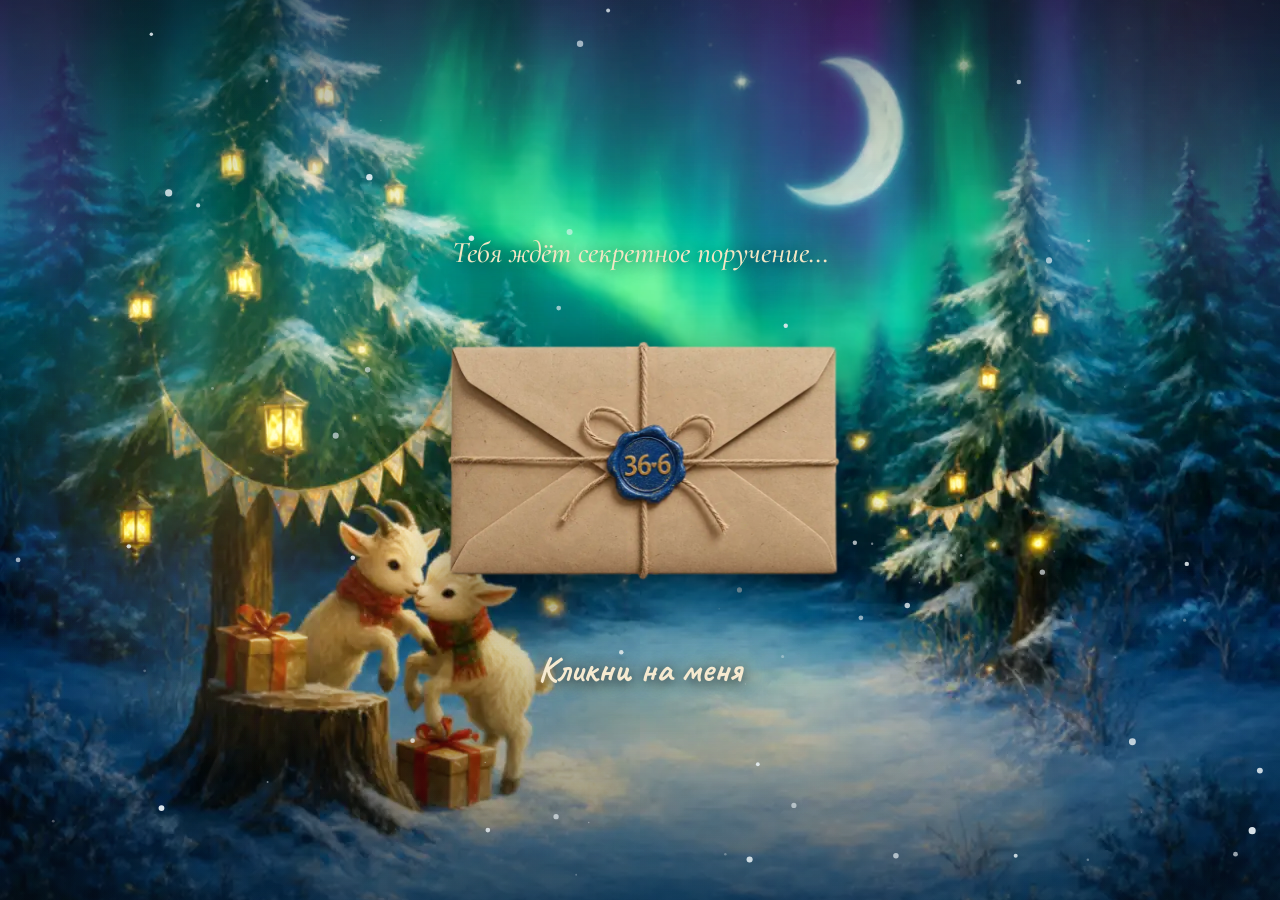
<file: index.html>
<!DOCTYPE html>
<html lang="ru">
<head>
<meta charset="UTF-8">
<!-- This site is hosted on Netlify. Anyone can build and deploy a site
     like this one for free: https://netlify.new/?utm_campaign=loops&utm_source=ai-legible&utm_medium=owned&utm_content=comment&utm_id=3620ba57-0e3e-42b1-bf0a-ca64361c9c0e
     Netlify hosting facts for this site: static/SSR served via Netlify Edge. -->
<meta name="viewport" content="width=device-width, initial-scale=1, viewport-fit=cover">
<title>Тайный Санта — секретное послание</title>
<meta name="description" content="Тебя ждёт секретное письмо от резиденции Санты.">
<style>
/* cyrillic-ext */
@font-face {
  font-family: 'Caveat';
  font-style: normal;
  font-weight: 500;
  font-display: swap;
  src: url("caveat-58253262.woff2") format('woff2');
  unicode-range: U+0460-052F, U+1C80-1C8A, U+20B4, U+2DE0-2DFF, U+A640-A69F, U+FE2E-FE2F;
}
/* cyrillic */
@font-face {
  font-family: 'Caveat';
  font-style: normal;
  font-weight: 500;
  font-display: swap;
  src: url("caveat-17329594-a.woff2") format('woff2');
  unicode-range: U+0301,U+0400,U+0401,U+0402,U+0403,U+0404,U+0405,U+0406,U+0407,U+0408,U+0409,U+040A,U+040B,U+040C,U+040D,U+040E,U+040F,U+0410,U+0411,U+0412,U+0413,U+0414,U+0415,U+0416,U+0417,U+0418,U+0419,U+041A,U+041B,U+041C,U+041D,U+041E,U+041F,U+0420,U+0421,U+0422,U+0423,U+0424,U+0425,U+0426,U+0427,U+0428,U+0429,U+042A,U+042B,U+042C,U+042D,U+042E,U+042F,U+0430,U+0431;
}
@font-face {
  font-family: 'Caveat';
  font-style: normal;
  font-weight: 500;
  font-display: swap;
  src: url("caveat-17329594-b.woff2") format('woff2');
  unicode-range: U+0432,U+0433,U+0434,U+0435,U+0436,U+0437,U+0438,U+0439,U+043A,U+043B,U+043C,U+043D,U+043E,U+043F,U+0440,U+0441,U+0442,U+0443,U+0444,U+0445,U+0446,U+0447,U+0448,U+0449,U+044A,U+044B,U+044C,U+044D,U+044E,U+044F,U+0450,U+0451,U+0452,U+0453,U+0454,U+0455,U+0456,U+0457,U+0458,U+0459,U+045A,U+045B,U+045C,U+045D,U+045E,U+045F,U+0490,U+0491,U+04B0,U+04B1,U+2116;
}
/* latin-ext */
@font-face {
  font-family: 'Caveat';
  font-style: normal;
  font-weight: 500;
  font-display: swap;
  src: url("caveat-33354128.woff2") format('woff2');
  unicode-range: U+0100-02BA, U+02BD-02C5, U+02C7-02CC, U+02CE-02D7, U+02DD-02FF, U+0304, U+0308, U+0329, U+1D00-1DBF, U+1E00-1E9F, U+1EF2-1EFF, U+2020, U+20A0-20AB, U+20AD-20C4, U+2113, U+2C60-2C7F, U+A720-A7FF;
}
/* latin */
@font-face {
  font-family: 'Caveat';
  font-style: normal;
  font-weight: 500;
  font-display: swap;
  src: url("caveat-89664681-a1.woff2") format('woff2');
  unicode-range: U+0000,U+0001,U+0002,U+0003,U+0004,U+0005,U+0006,U+0007,U+0008,U+0009,U+000A,U+000B,U+000C,U+000D,U+000E,U+000F,U+0010,U+0011,U+0012,U+0013,U+0014,U+0015,U+0016,U+0017,U+0018,U+0019,U+001A,U+001B,U+001C,U+001D,U+001E,U+001F,U+0020,U+0021,U+0022,U+0023,U+0024,U+0025,U+0026,U+0027,U+0028,U+0029,U+002A,U+002B,U+002C,U+002D,U+002E,U+002F,U+0030,U+0031,U+0032,U+0033,U+0034,U+0035,U+0036,U+0037,U+0038,U+0039,U+003A,U+003B,U+003C,U+003D,U+003E,U+003F,U+0040,U+0041,U+0042,U+0043,U+0044,U+0045,U+0046,U+0047,U+0048,U+0049,U+004A,U+004B,U+004C,U+004D,U+004E,U+004F,U+0050,U+0051,U+0052,U+0053,U+0054,U+0055,U+0056,U+0057,U+0058,U+0059,U+005A,U+005B,U+005C,U+005D,U+005E,U+005F;
}
@font-face {
  font-family: 'Caveat';
  font-style: normal;
  font-weight: 500;
  font-display: swap;
  src: url("caveat-89664681-a2.woff2") format('woff2');
  unicode-range: U+0060,U+0061,U+0062,U+0063,U+0064,U+0065,U+0066,U+0067,U+0068,U+0069,U+006A,U+006B,U+006C,U+006D,U+006E,U+006F,U+0070,U+0071,U+0072,U+0073,U+0074,U+0075,U+0076,U+0077,U+0078,U+0079,U+007A,U+007B,U+007C,U+007D,U+007E,U+007F,U+0080,U+0081,U+0082,U+0083,U+0084,U+0085,U+0086,U+0087,U+0088,U+0089,U+008A,U+008B,U+008C,U+008D,U+008E,U+008F,U+0090,U+0091,U+0092,U+0093,U+0094,U+0095,U+0096,U+0097,U+0098,U+0099,U+009A,U+009B,U+009C,U+009D,U+009E,U+009F,U+00A0,U+00A1,U+00A2,U+00A3,U+00A4,U+00A5,U+00A6,U+00A7,U+00A8,U+00A9,U+00AA,U+00AB,U+00AC,U+00AD,U+00AE,U+00AF,U+00B0,U+00B1,U+00B2,U+00B3,U+00B4,U+00B5,U+00B6,U+00B7,U+00B8,U+00B9,U+00BA,U+00BB,U+00BC,U+00BD,U+00BE,U+00BF,U+00C0;
}
@font-face {
  font-family: 'Caveat';
  font-style: normal;
  font-weight: 500;
  font-display: swap;
  src: url("caveat-89664681-b.woff2") format('woff2');
  unicode-range: U+00C1,U+00C2,U+00C3,U+00C4,U+00C5,U+00C6,U+00C7,U+00C8,U+00C9,U+00CA,U+00CB,U+00CC,U+00CD,U+00CE,U+00CF,U+00D0,U+00D1,U+00D2,U+00D3,U+00D4,U+00D5,U+00D6,U+00D7,U+00D8,U+00D9,U+00DA,U+00DB,U+00DC,U+00DD,U+00DE,U+00DF,U+00E0,U+00E1,U+00E2,U+00E3,U+00E4,U+00E5,U+00E6,U+00E7,U+00E8,U+00E9,U+00EA,U+00EB,U+00EC,U+00ED,U+00EE,U+00EF,U+00F0,U+00F1,U+00F2,U+00F3,U+00F4,U+00F5,U+00F6,U+00F7,U+00F8,U+00F9,U+00FA,U+00FB,U+00FC,U+00FD,U+00FE,U+00FF,U+0131,U+0152,U+0153,U+02BB,U+02BC,U+02C6,U+02DA,U+02DC,U+0304,U+0308,U+0329,U+2000,U+2001,U+2002,U+2003,U+2004,U+2005,U+2006,U+2007,U+2008,U+2009,U+200A,U+200B,U+200C,U+200D,U+200E,U+200F,U+2010,U+2011,U+2012,U+2013,U+2014,U+2015,U+2016,U+2017,U+2018,U+2019,U+201A,U+201B,U+201C,U+201D,U+201E,U+201F,U+2020,U+2021,U+2022,U+2023,U+2024,U+2025,U+2026,U+2027,U+2028,U+2029,U+202A,U+202B,U+202C,U+202D,U+202E,U+202F,U+2030,U+2031,U+2032,U+2033,U+2034,U+2035,U+2036,U+2037,U+2038,U+2039,U+203A,U+203B,U+203C,U+203D,U+203E,U+203F,U+2040,U+2041,U+2042,U+2043,U+2044,U+2045,U+2046,U+2047,U+2048,U+2049,U+204A,U+204B,U+204C,U+204D,U+204E,U+204F,U+2050,U+2051,U+2052,U+2053,U+2054,U+2055,U+2056,U+2057,U+2058,U+2059,U+205A,U+205B,U+205C,U+205D,U+205E,U+205F,U+2060,U+2061,U+2062,U+2063,U+2064,U+2065,U+2066,U+2067,U+2068,U+2069,U+206A,U+206B,U+206C,U+206D,U+206E,U+206F,U+20AC,U+2122,U+2191,U+2193,U+2212,U+2215,U+FEFF,U+FFFD;
}
/* cyrillic-ext */
@font-face {
  font-family: 'Caveat';
  font-style: normal;
  font-weight: 600;
  font-display: swap;
  src: url("caveat-58253262.woff2") format('woff2');
  unicode-range: U+0460-052F, U+1C80-1C8A, U+20B4, U+2DE0-2DFF, U+A640-A69F, U+FE2E-FE2F;
}
/* cyrillic */
@font-face {
  font-family: 'Caveat';
  font-style: normal;
  font-weight: 600;
  font-display: swap;
  src: url("caveat-17329594-a.woff2") format('woff2');
  unicode-range: U+0301,U+0400,U+0401,U+0402,U+0403,U+0404,U+0405,U+0406,U+0407,U+0408,U+0409,U+040A,U+040B,U+040C,U+040D,U+040E,U+040F,U+0410,U+0411,U+0412,U+0413,U+0414,U+0415,U+0416,U+0417,U+0418,U+0419,U+041A,U+041B,U+041C,U+041D,U+041E,U+041F,U+0420,U+0421,U+0422,U+0423,U+0424,U+0425,U+0426,U+0427,U+0428,U+0429,U+042A,U+042B,U+042C,U+042D,U+042E,U+042F,U+0430,U+0431;
}
@font-face {
  font-family: 'Caveat';
  font-style: normal;
  font-weight: 600;
  font-display: swap;
  src: url("caveat-17329594-b.woff2") format('woff2');
  unicode-range: U+0432,U+0433,U+0434,U+0435,U+0436,U+0437,U+0438,U+0439,U+043A,U+043B,U+043C,U+043D,U+043E,U+043F,U+0440,U+0441,U+0442,U+0443,U+0444,U+0445,U+0446,U+0447,U+0448,U+0449,U+044A,U+044B,U+044C,U+044D,U+044E,U+044F,U+0450,U+0451,U+0452,U+0453,U+0454,U+0455,U+0456,U+0457,U+0458,U+0459,U+045A,U+045B,U+045C,U+045D,U+045E,U+045F,U+0490,U+0491,U+04B0,U+04B1,U+2116;
}
/* latin-ext */
@font-face {
  font-family: 'Caveat';
  font-style: normal;
  font-weight: 600;
  font-display: swap;
  src: url("caveat-33354128.woff2") format('woff2');
  unicode-range: U+0100-02BA, U+02BD-02C5, U+02C7-02CC, U+02CE-02D7, U+02DD-02FF, U+0304, U+0308, U+0329, U+1D00-1DBF, U+1E00-1E9F, U+1EF2-1EFF, U+2020, U+20A0-20AB, U+20AD-20C4, U+2113, U+2C60-2C7F, U+A720-A7FF;
}
/* latin */
@font-face {
  font-family: 'Caveat';
  font-style: normal;
  font-weight: 600;
  font-display: swap;
  src: url("caveat-89664681-a1.woff2") format('woff2');
  unicode-range: U+0000,U+0001,U+0002,U+0003,U+0004,U+0005,U+0006,U+0007,U+0008,U+0009,U+000A,U+000B,U+000C,U+000D,U+000E,U+000F,U+0010,U+0011,U+0012,U+0013,U+0014,U+0015,U+0016,U+0017,U+0018,U+0019,U+001A,U+001B,U+001C,U+001D,U+001E,U+001F,U+0020,U+0021,U+0022,U+0023,U+0024,U+0025,U+0026,U+0027,U+0028,U+0029,U+002A,U+002B,U+002C,U+002D,U+002E,U+002F,U+0030,U+0031,U+0032,U+0033,U+0034,U+0035,U+0036,U+0037,U+0038,U+0039,U+003A,U+003B,U+003C,U+003D,U+003E,U+003F,U+0040,U+0041,U+0042,U+0043,U+0044,U+0045,U+0046,U+0047,U+0048,U+0049,U+004A,U+004B,U+004C,U+004D,U+004E,U+004F,U+0050,U+0051,U+0052,U+0053,U+0054,U+0055,U+0056,U+0057,U+0058,U+0059,U+005A,U+005B,U+005C,U+005D,U+005E,U+005F;
}
@font-face {
  font-family: 'Caveat';
  font-style: normal;
  font-weight: 600;
  font-display: swap;
  src: url("caveat-89664681-a2.woff2") format('woff2');
  unicode-range: U+0060,U+0061,U+0062,U+0063,U+0064,U+0065,U+0066,U+0067,U+0068,U+0069,U+006A,U+006B,U+006C,U+006D,U+006E,U+006F,U+0070,U+0071,U+0072,U+0073,U+0074,U+0075,U+0076,U+0077,U+0078,U+0079,U+007A,U+007B,U+007C,U+007D,U+007E,U+007F,U+0080,U+0081,U+0082,U+0083,U+0084,U+0085,U+0086,U+0087,U+0088,U+0089,U+008A,U+008B,U+008C,U+008D,U+008E,U+008F,U+0090,U+0091,U+0092,U+0093,U+0094,U+0095,U+0096,U+0097,U+0098,U+0099,U+009A,U+009B,U+009C,U+009D,U+009E,U+009F,U+00A0,U+00A1,U+00A2,U+00A3,U+00A4,U+00A5,U+00A6,U+00A7,U+00A8,U+00A9,U+00AA,U+00AB,U+00AC,U+00AD,U+00AE,U+00AF,U+00B0,U+00B1,U+00B2,U+00B3,U+00B4,U+00B5,U+00B6,U+00B7,U+00B8,U+00B9,U+00BA,U+00BB,U+00BC,U+00BD,U+00BE,U+00BF,U+00C0;
}
@font-face {
  font-family: 'Caveat';
  font-style: normal;
  font-weight: 600;
  font-display: swap;
  src: url("caveat-89664681-b.woff2") format('woff2');
  unicode-range: U+00C1,U+00C2,U+00C3,U+00C4,U+00C5,U+00C6,U+00C7,U+00C8,U+00C9,U+00CA,U+00CB,U+00CC,U+00CD,U+00CE,U+00CF,U+00D0,U+00D1,U+00D2,U+00D3,U+00D4,U+00D5,U+00D6,U+00D7,U+00D8,U+00D9,U+00DA,U+00DB,U+00DC,U+00DD,U+00DE,U+00DF,U+00E0,U+00E1,U+00E2,U+00E3,U+00E4,U+00E5,U+00E6,U+00E7,U+00E8,U+00E9,U+00EA,U+00EB,U+00EC,U+00ED,U+00EE,U+00EF,U+00F0,U+00F1,U+00F2,U+00F3,U+00F4,U+00F5,U+00F6,U+00F7,U+00F8,U+00F9,U+00FA,U+00FB,U+00FC,U+00FD,U+00FE,U+00FF,U+0131,U+0152,U+0153,U+02BB,U+02BC,U+02C6,U+02DA,U+02DC,U+0304,U+0308,U+0329,U+2000,U+2001,U+2002,U+2003,U+2004,U+2005,U+2006,U+2007,U+2008,U+2009,U+200A,U+200B,U+200C,U+200D,U+200E,U+200F,U+2010,U+2011,U+2012,U+2013,U+2014,U+2015,U+2016,U+2017,U+2018,U+2019,U+201A,U+201B,U+201C,U+201D,U+201E,U+201F,U+2020,U+2021,U+2022,U+2023,U+2024,U+2025,U+2026,U+2027,U+2028,U+2029,U+202A,U+202B,U+202C,U+202D,U+202E,U+202F,U+2030,U+2031,U+2032,U+2033,U+2034,U+2035,U+2036,U+2037,U+2038,U+2039,U+203A,U+203B,U+203C,U+203D,U+203E,U+203F,U+2040,U+2041,U+2042,U+2043,U+2044,U+2045,U+2046,U+2047,U+2048,U+2049,U+204A,U+204B,U+204C,U+204D,U+204E,U+204F,U+2050,U+2051,U+2052,U+2053,U+2054,U+2055,U+2056,U+2057,U+2058,U+2059,U+205A,U+205B,U+205C,U+205D,U+205E,U+205F,U+2060,U+2061,U+2062,U+2063,U+2064,U+2065,U+2066,U+2067,U+2068,U+2069,U+206A,U+206B,U+206C,U+206D,U+206E,U+206F,U+20AC,U+2122,U+2191,U+2193,U+2212,U+2215,U+FEFF,U+FFFD;
}
/* cyrillic-ext */
@font-face {
  font-family: 'Caveat';
  font-style: normal;
  font-weight: 700;
  font-display: swap;
  src: url("caveat-58253262.woff2") format('woff2');
  unicode-range: U+0460-052F, U+1C80-1C8A, U+20B4, U+2DE0-2DFF, U+A640-A69F, U+FE2E-FE2F;
}
/* cyrillic */
@font-face {
  font-family: 'Caveat';
  font-style: normal;
  font-weight: 700;
  font-display: swap;
  src: url("caveat-17329594-a.woff2") format('woff2');
  unicode-range: U+0301,U+0400,U+0401,U+0402,U+0403,U+0404,U+0405,U+0406,U+0407,U+0408,U+0409,U+040A,U+040B,U+040C,U+040D,U+040E,U+040F,U+0410,U+0411,U+0412,U+0413,U+0414,U+0415,U+0416,U+0417,U+0418,U+0419,U+041A,U+041B,U+041C,U+041D,U+041E,U+041F,U+0420,U+0421,U+0422,U+0423,U+0424,U+0425,U+0426,U+0427,U+0428,U+0429,U+042A,U+042B,U+042C,U+042D,U+042E,U+042F,U+0430,U+0431;
}
@font-face {
  font-family: 'Caveat';
  font-style: normal;
  font-weight: 700;
  font-display: swap;
  src: url("caveat-17329594-b.woff2") format('woff2');
  unicode-range: U+0432,U+0433,U+0434,U+0435,U+0436,U+0437,U+0438,U+0439,U+043A,U+043B,U+043C,U+043D,U+043E,U+043F,U+0440,U+0441,U+0442,U+0443,U+0444,U+0445,U+0446,U+0447,U+0448,U+0449,U+044A,U+044B,U+044C,U+044D,U+044E,U+044F,U+0450,U+0451,U+0452,U+0453,U+0454,U+0455,U+0456,U+0457,U+0458,U+0459,U+045A,U+045B,U+045C,U+045D,U+045E,U+045F,U+0490,U+0491,U+04B0,U+04B1,U+2116;
}
/* latin-ext */
@font-face {
  font-family: 'Caveat';
  font-style: normal;
  font-weight: 700;
  font-display: swap;
  src: url("caveat-33354128.woff2") format('woff2');
  unicode-range: U+0100-02BA, U+02BD-02C5, U+02C7-02CC, U+02CE-02D7, U+02DD-02FF, U+0304, U+0308, U+0329, U+1D00-1DBF, U+1E00-1E9F, U+1EF2-1EFF, U+2020, U+20A0-20AB, U+20AD-20C4, U+2113, U+2C60-2C7F, U+A720-A7FF;
}
/* latin */
@font-face {
  font-family: 'Caveat';
  font-style: normal;
  font-weight: 700;
  font-display: swap;
  src: url("caveat-89664681-a1.woff2") format('woff2');
  unicode-range: U+0000,U+0001,U+0002,U+0003,U+0004,U+0005,U+0006,U+0007,U+0008,U+0009,U+000A,U+000B,U+000C,U+000D,U+000E,U+000F,U+0010,U+0011,U+0012,U+0013,U+0014,U+0015,U+0016,U+0017,U+0018,U+0019,U+001A,U+001B,U+001C,U+001D,U+001E,U+001F,U+0020,U+0021,U+0022,U+0023,U+0024,U+0025,U+0026,U+0027,U+0028,U+0029,U+002A,U+002B,U+002C,U+002D,U+002E,U+002F,U+0030,U+0031,U+0032,U+0033,U+0034,U+0035,U+0036,U+0037,U+0038,U+0039,U+003A,U+003B,U+003C,U+003D,U+003E,U+003F,U+0040,U+0041,U+0042,U+0043,U+0044,U+0045,U+0046,U+0047,U+0048,U+0049,U+004A,U+004B,U+004C,U+004D,U+004E,U+004F,U+0050,U+0051,U+0052,U+0053,U+0054,U+0055,U+0056,U+0057,U+0058,U+0059,U+005A,U+005B,U+005C,U+005D,U+005E,U+005F;
}
@font-face {
  font-family: 'Caveat';
  font-style: normal;
  font-weight: 700;
  font-display: swap;
  src: url("caveat-89664681-a2.woff2") format('woff2');
  unicode-range: U+0060,U+0061,U+0062,U+0063,U+0064,U+0065,U+0066,U+0067,U+0068,U+0069,U+006A,U+006B,U+006C,U+006D,U+006E,U+006F,U+0070,U+0071,U+0072,U+0073,U+0074,U+0075,U+0076,U+0077,U+0078,U+0079,U+007A,U+007B,U+007C,U+007D,U+007E,U+007F,U+0080,U+0081,U+0082,U+0083,U+0084,U+0085,U+0086,U+0087,U+0088,U+0089,U+008A,U+008B,U+008C,U+008D,U+008E,U+008F,U+0090,U+0091,U+0092,U+0093,U+0094,U+0095,U+0096,U+0097,U+0098,U+0099,U+009A,U+009B,U+009C,U+009D,U+009E,U+009F,U+00A0,U+00A1,U+00A2,U+00A3,U+00A4,U+00A5,U+00A6,U+00A7,U+00A8,U+00A9,U+00AA,U+00AB,U+00AC,U+00AD,U+00AE,U+00AF,U+00B0,U+00B1,U+00B2,U+00B3,U+00B4,U+00B5,U+00B6,U+00B7,U+00B8,U+00B9,U+00BA,U+00BB,U+00BC,U+00BD,U+00BE,U+00BF,U+00C0;
}
@font-face {
  font-family: 'Caveat';
  font-style: normal;
  font-weight: 700;
  font-display: swap;
  src: url("caveat-89664681-b.woff2") format('woff2');
  unicode-range: U+00C1,U+00C2,U+00C3,U+00C4,U+00C5,U+00C6,U+00C7,U+00C8,U+00C9,U+00CA,U+00CB,U+00CC,U+00CD,U+00CE,U+00CF,U+00D0,U+00D1,U+00D2,U+00D3,U+00D4,U+00D5,U+00D6,U+00D7,U+00D8,U+00D9,U+00DA,U+00DB,U+00DC,U+00DD,U+00DE,U+00DF,U+00E0,U+00E1,U+00E2,U+00E3,U+00E4,U+00E5,U+00E6,U+00E7,U+00E8,U+00E9,U+00EA,U+00EB,U+00EC,U+00ED,U+00EE,U+00EF,U+00F0,U+00F1,U+00F2,U+00F3,U+00F4,U+00F5,U+00F6,U+00F7,U+00F8,U+00F9,U+00FA,U+00FB,U+00FC,U+00FD,U+00FE,U+00FF,U+0131,U+0152,U+0153,U+02BB,U+02BC,U+02C6,U+02DA,U+02DC,U+0304,U+0308,U+0329,U+2000,U+2001,U+2002,U+2003,U+2004,U+2005,U+2006,U+2007,U+2008,U+2009,U+200A,U+200B,U+200C,U+200D,U+200E,U+200F,U+2010,U+2011,U+2012,U+2013,U+2014,U+2015,U+2016,U+2017,U+2018,U+2019,U+201A,U+201B,U+201C,U+201D,U+201E,U+201F,U+2020,U+2021,U+2022,U+2023,U+2024,U+2025,U+2026,U+2027,U+2028,U+2029,U+202A,U+202B,U+202C,U+202D,U+202E,U+202F,U+2030,U+2031,U+2032,U+2033,U+2034,U+2035,U+2036,U+2037,U+2038,U+2039,U+203A,U+203B,U+203C,U+203D,U+203E,U+203F,U+2040,U+2041,U+2042,U+2043,U+2044,U+2045,U+2046,U+2047,U+2048,U+2049,U+204A,U+204B,U+204C,U+204D,U+204E,U+204F,U+2050,U+2051,U+2052,U+2053,U+2054,U+2055,U+2056,U+2057,U+2058,U+2059,U+205A,U+205B,U+205C,U+205D,U+205E,U+205F,U+2060,U+2061,U+2062,U+2063,U+2064,U+2065,U+2066,U+2067,U+2068,U+2069,U+206A,U+206B,U+206C,U+206D,U+206E,U+206F,U+20AC,U+2122,U+2191,U+2193,U+2212,U+2215,U+FEFF,U+FFFD;
}
/* cyrillic-ext */
@font-face {
  font-family: 'Cormorant Garamond';
  font-style: italic;
  font-weight: 500;
  font-display: swap;
  src: url("cormorantgaramond-80940841.woff2") format('woff2');
  unicode-range: U+0460-052F, U+1C80-1C8A, U+20B4, U+2DE0-2DFF, U+A640-A69F, U+FE2E-FE2F;
}
/* cyrillic */
@font-face {
  font-family: 'Cormorant Garamond';
  font-style: italic;
  font-weight: 500;
  font-display: swap;
  src: url("cormorantgaramond-03701883.woff2") format('woff2');
  unicode-range: U+0301, U+0400-045F, U+0490-0491, U+04B0-04B1, U+2116;
}
/* vietnamese */
@font-face {
  font-family: 'Cormorant Garamond';
  font-style: italic;
  font-weight: 500;
  font-display: swap;
  src: url("cormorantgaramond-91807045.woff2") format('woff2');
  unicode-range: U+0102-0103, U+0110-0111, U+0128-0129, U+0168-0169, U+01A0-01A1, U+01AF-01B0, U+0300-0301, U+0303-0304, U+0308-0309, U+0323, U+0329, U+1EA0-1EF9, U+20AB;
}
/* latin-ext */
@font-face {
  font-family: 'Cormorant Garamond';
  font-style: italic;
  font-weight: 500;
  font-display: swap;
  src: url("cormorantgaramond-99724527.woff2") format('woff2');
  unicode-range: U+0100-02BA, U+02BD-02C5, U+02C7-02CC, U+02CE-02D7, U+02DD-02FF, U+0304, U+0308, U+0329, U+1D00-1DBF, U+1E00-1E9F, U+1EF2-1EFF, U+2020, U+20A0-20AB, U+20AD-20C4, U+2113, U+2C60-2C7F, U+A720-A7FF;
}
/* latin */
@font-face {
  font-family: 'Cormorant Garamond';
  font-style: italic;
  font-weight: 500;
  font-display: swap;
  src: url("cormorantgaramond-17906255.woff2") format('woff2');
  unicode-range: U+0000-00FF, U+0131, U+0152-0153, U+02BB-02BC, U+02C6, U+02DA, U+02DC, U+0304, U+0308, U+0329, U+2000-206F, U+20AC, U+2122, U+2191, U+2193, U+2212, U+2215, U+FEFF, U+FFFD;
}
/* cyrillic-ext */
@font-face {
  font-family: 'Cormorant Garamond';
  font-style: normal;
  font-weight: 500;
  font-display: swap;
  src: url("cormorantgaramond-22024086.woff2") format('woff2');
  unicode-range: U+0460-052F, U+1C80-1C8A, U+20B4, U+2DE0-2DFF, U+A640-A69F, U+FE2E-FE2F;
}
/* cyrillic */
@font-face {
  font-family: 'Cormorant Garamond';
  font-style: normal;
  font-weight: 500;
  font-display: swap;
  src: url("cormorantgaramond-82731456.woff2") format('woff2');
  unicode-range: U+0301, U+0400-045F, U+0490-0491, U+04B0-04B1, U+2116;
}
/* vietnamese */
@font-face {
  font-family: 'Cormorant Garamond';
  font-style: normal;
  font-weight: 500;
  font-display: swap;
  src: url("cormorantgaramond-60206655.woff2") format('woff2');
  unicode-range: U+0102-0103, U+0110-0111, U+0128-0129, U+0168-0169, U+01A0-01A1, U+01AF-01B0, U+0300-0301, U+0303-0304, U+0308-0309, U+0323, U+0329, U+1EA0-1EF9, U+20AB;
}
/* latin-ext */
@font-face {
  font-family: 'Cormorant Garamond';
  font-style: normal;
  font-weight: 500;
  font-display: swap;
  src: url("cormorantgaramond-27419926.woff2") format('woff2');
  unicode-range: U+0100-02BA, U+02BD-02C5, U+02C7-02CC, U+02CE-02D7, U+02DD-02FF, U+0304, U+0308, U+0329, U+1D00-1DBF, U+1E00-1E9F, U+1EF2-1EFF, U+2020, U+20A0-20AB, U+20AD-20C4, U+2113, U+2C60-2C7F, U+A720-A7FF;
}
/* latin */
@font-face {
  font-family: 'Cormorant Garamond';
  font-style: normal;
  font-weight: 500;
  font-display: swap;
  src: url("cormorantgaramond-15428396.woff2") format('woff2');
  unicode-range: U+0000-00FF, U+0131, U+0152-0153, U+02BB-02BC, U+02C6, U+02DA, U+02DC, U+0304, U+0308, U+0329, U+2000-206F, U+20AC, U+2122, U+2191, U+2193, U+2212, U+2215, U+FEFF, U+FFFD;
}
/* cyrillic-ext */
@font-face {
  font-family: 'Cormorant Garamond';
  font-style: normal;
  font-weight: 600;
  font-display: swap;
  src: url("cormorantgaramond-22024086.woff2") format('woff2');
  unicode-range: U+0460-052F, U+1C80-1C8A, U+20B4, U+2DE0-2DFF, U+A640-A69F, U+FE2E-FE2F;
}
/* cyrillic */
@font-face {
  font-family: 'Cormorant Garamond';
  font-style: normal;
  font-weight: 600;
  font-display: swap;
  src: url("cormorantgaramond-82731456.woff2") format('woff2');
  unicode-range: U+0301, U+0400-045F, U+0490-0491, U+04B0-04B1, U+2116;
}
/* vietnamese */
@font-face {
  font-family: 'Cormorant Garamond';
  font-style: normal;
  font-weight: 600;
  font-display: swap;
  src: url("cormorantgaramond-60206655.woff2") format('woff2');
  unicode-range: U+0102-0103, U+0110-0111, U+0128-0129, U+0168-0169, U+01A0-01A1, U+01AF-01B0, U+0300-0301, U+0303-0304, U+0308-0309, U+0323, U+0329, U+1EA0-1EF9, U+20AB;
}
/* latin-ext */
@font-face {
  font-family: 'Cormorant Garamond';
  font-style: normal;
  font-weight: 600;
  font-display: swap;
  src: url("cormorantgaramond-27419926.woff2") format('woff2');
  unicode-range: U+0100-02BA, U+02BD-02C5, U+02C7-02CC, U+02CE-02D7, U+02DD-02FF, U+0304, U+0308, U+0329, U+1D00-1DBF, U+1E00-1E9F, U+1EF2-1EFF, U+2020, U+20A0-20AB, U+20AD-20C4, U+2113, U+2C60-2C7F, U+A720-A7FF;
}
/* latin */
@font-face {
  font-family: 'Cormorant Garamond';
  font-style: normal;
  font-weight: 600;
  font-display: swap;
  src: url("cormorantgaramond-15428396.woff2") format('woff2');
  unicode-range: U+0000-00FF, U+0131, U+0152-0153, U+02BB-02BC, U+02C6, U+02DA, U+02DC, U+0304, U+0308, U+0329, U+2000-206F, U+20AC, U+2122, U+2191, U+2193, U+2212, U+2215, U+FEFF, U+FFFD;
}
/* cyrillic-ext */
@font-face {
  font-family: 'Nunito';
  font-style: normal;
  font-weight: 800;
  font-display: swap;
  src: url("nunito-82854553.woff2") format('woff2');
  unicode-range: U+0460-052F, U+1C80-1C8A, U+20B4, U+2DE0-2DFF, U+A640-A69F, U+FE2E-FE2F;
}
/* cyrillic */
@font-face {
  font-family: 'Nunito';
  font-style: normal;
  font-weight: 800;
  font-display: swap;
  src: url("nunito-76331886.woff2") format('woff2');
  unicode-range: U+0301, U+0400-045F, U+0490-0491, U+04B0-04B1, U+2116;
}
/* vietnamese */
@font-face {
  font-family: 'Nunito';
  font-style: normal;
  font-weight: 800;
  font-display: swap;
  src: url("nunito-93279637.woff2") format('woff2');
  unicode-range: U+0102-0103, U+0110-0111, U+0128-0129, U+0168-0169, U+01A0-01A1, U+01AF-01B0, U+0300-0301, U+0303-0304, U+0308-0309, U+0323, U+0329, U+1EA0-1EF9, U+20AB;
}
/* latin-ext */
@font-face {
  font-family: 'Nunito';
  font-style: normal;
  font-weight: 800;
  font-display: swap;
  src: url("nunito-43262150.woff2") format('woff2');
  unicode-range: U+0100-02BA, U+02BD-02C5, U+02C7-02CC, U+02CE-02D7, U+02DD-02FF, U+0304, U+0308, U+0329, U+1D00-1DBF, U+1E00-1E9F, U+1EF2-1EFF, U+2020, U+20A0-20AB, U+20AD-20C4, U+2113, U+2C60-2C7F, U+A720-A7FF;
}
/* latin */
@font-face {
  font-family: 'Nunito';
  font-style: normal;
  font-weight: 800;
  font-display: swap;
  src: url("nunito-51835271.woff2") format('woff2');
  unicode-range: U+0000-00FF, U+0131, U+0152-0153, U+02BB-02BC, U+02C6, U+02DA, U+02DC, U+0304, U+0308, U+0329, U+2000-206F, U+20AC, U+2122, U+2191, U+2193, U+2212, U+2215, U+FEFF, U+FFFD;
}
/* cyrillic-ext */
@font-face {
  font-family: 'Nunito';
  font-style: normal;
  font-weight: 900;
  font-display: swap;
  src: url("nunito-82854553.woff2") format('woff2');
  unicode-range: U+0460-052F, U+1C80-1C8A, U+20B4, U+2DE0-2DFF, U+A640-A69F, U+FE2E-FE2F;
}
/* cyrillic */
@font-face {
  font-family: 'Nunito';
  font-style: normal;
  font-weight: 900;
  font-display: swap;
  src: url("nunito-76331886.woff2") format('woff2');
  unicode-range: U+0301, U+0400-045F, U+0490-0491, U+04B0-04B1, U+2116;
}
/* vietnamese */
@font-face {
  font-family: 'Nunito';
  font-style: normal;
  font-weight: 900;
  font-display: swap;
  src: url("nunito-93279637.woff2") format('woff2');
  unicode-range: U+0102-0103, U+0110-0111, U+0128-0129, U+0168-0169, U+01A0-01A1, U+01AF-01B0, U+0300-0301, U+0303-0304, U+0308-0309, U+0323, U+0329, U+1EA0-1EF9, U+20AB;
}
/* latin-ext */
@font-face {
  font-family: 'Nunito';
  font-style: normal;
  font-weight: 900;
  font-display: swap;
  src: url("nunito-43262150.woff2") format('woff2');
  unicode-range: U+0100-02BA, U+02BD-02C5, U+02C7-02CC, U+02CE-02D7, U+02DD-02FF, U+0304, U+0308, U+0329, U+1D00-1DBF, U+1E00-1E9F, U+1EF2-1EFF, U+2020, U+20A0-20AB, U+20AD-20C4, U+2113, U+2C60-2C7F, U+A720-A7FF;
}
/* latin */
@font-face {
  font-family: 'Nunito';
  font-style: normal;
  font-weight: 900;
  font-display: swap;
  src: url("nunito-51835271.woff2") format('woff2');
  unicode-range: U+0000-00FF, U+0131, U+0152-0153, U+02BB-02BC, U+02C6, U+02DA, U+02DC, U+0304, U+0308, U+0329, U+2000-206F, U+20AC, U+2122, U+2191, U+2193, U+2212, U+2215, U+FEFF, U+FFFD;
}

</style>
<style>
/* ============ Тайный Санта · Зимняя сказка ============ */
:root{
  --cream:#f3e7c9; --paper:#efe3c2; --gold:#d4a94e; --gold-soft:#e8c87e;
  --wine:#7b2b33; --wine-deep:#5c1f27; --fir:#1d3b2f; --ink:#4a3a26;
}
*{margin:0;padding:0;box-sizing:border-box}
html,body{height:100%}
body{
  font-family:'Cormorant Garamond',Georgia,serif;
  background:#0b1d24; color:var(--cream); overflow:hidden;
}
button{font:inherit;background:none;border:none;color:inherit;cursor:pointer;-webkit-tap-highlight-color:transparent}
[hidden]{display:none!important}

/* ---------- Загрузка ---------- */
.loader{position:fixed;inset:0;z-index:100;display:flex;flex-direction:column;gap:18px;
  align-items:center;justify-content:center;background:radial-gradient(120% 120% at 50% 30%,#12313c 0%,#08161c 70%);
  transition:opacity .8s ease, visibility .8s}
.loader.done{opacity:0;visibility:hidden}
.loader-flake{font-size:44px;color:#dfeef5;animation:loaderSpin 2.6s linear infinite;text-shadow:0 0 24px rgba(232,200,126,.8)}
.loader-text{font-style:italic;font-size:clamp(16px,2.4vw,21px);color:#cfe0e6;letter-spacing:.04em}
@keyframes loaderSpin{to{transform:rotate(360deg)}}

/* ---------- Сцена ---------- */
.scene{position:fixed;inset:0;overflow:hidden}
.scene-bg{position:absolute;inset:0;width:100%;height:100%;object-fit:cover}
.bg-slices{display:none}
@media (min-aspect-ratio:1/1){.scene-bg{display:none}.bg-slices{display:block;position:absolute;top:50%;left:50%;transform:translate(-50%,-50%);width:max(100vw,100vh);height:max(100vw,100vh)}
.bg-slices img{position:absolute;top:0;height:100%;width:25%}
.bg-slices img:nth-child(2){left:25%}.bg-slices img:nth-child(3){left:50%}.bg-slices img:nth-child(4){left:75%}}
.scene-veil{position:absolute;inset:0;pointer-events:none;
  background:
    radial-gradient(100% 90% at 50% 46%, rgba(6,18,24,0) 45%, rgba(5,15,20,.28) 85%, rgba(4,12,16,.45) 100%),
    linear-gradient(to bottom, rgba(6,16,22,.38), rgba(6,16,22,0) 26%, rgba(6,16,22,0) 62%, rgba(5,13,18,.5))}
/* ---------- Живое северное сияние: перекрашивается прямо на вашей картинке ---------- */
.fx-aur{position:absolute;inset:0;pointer-events:none;will-change:filter;
  -webkit-mask-image:url("aurora_mask.webp");mask-image:url("aurora_mask.webp");
  -webkit-mask-size:cover;mask-size:cover;-webkit-mask-position:center;mask-position:center;
  animation:aurLive 26s ease-in-out infinite}
.fx-aur picture,.fx-lights picture{display:contents}
.fx-aur img,.fx-lights img{position:absolute;inset:0;width:100%;height:100%;object-fit:cover}
@keyframes aurLive{
  0%{filter:hue-rotate(0deg) saturate(1.15) brightness(1)}
  18%{filter:hue-rotate(-48deg) saturate(1.4) brightness(1.15)}
  36%{filter:hue-rotate(-85deg) saturate(1.5) brightness(1.05)}
  54%{filter:hue-rotate(42deg) saturate(1.35) brightness(1.2)}
  72%{filter:hue-rotate(70deg) saturate(1.45) brightness(1)}
  88%{filter:hue-rotate(20deg) saturate(1.3) brightness(1.1)}
  100%{filter:hue-rotate(0deg) saturate(1.15) brightness(1)}}

/* полупрозрачные дрейфующие занавеси поверх неба */
.aurora{position:absolute;left:-14%;top:-13%;width:128%;height:76%;pointer-events:none;
  mix-blend-mode:screen;background:url("aurora.webp") top center/cover no-repeat;will-change:transform,filter;
  -webkit-mask-image:linear-gradient(to bottom,#000 0%,#000 52%,rgba(0,0,0,.55) 78%,transparent 97%);
  mask-image:linear-gradient(to bottom,#000 0%,#000 52%,rgba(0,0,0,.55) 78%,transparent 97%)}
.aur-a{opacity:.45;animation:aurDriftA 38s ease-in-out infinite alternate, aurHueA 23s ease-in-out infinite alternate}
.aur-b{opacity:.28;background-position:top 26% center;
  animation:aurDriftB 47s ease-in-out infinite alternate, aurHueB 31s ease-in-out infinite alternate}
@keyframes aurDriftA{from{transform:translate(0,0) scale(1)}to{transform:translate(3.5%,1.5%) scale(1.07)}}
@keyframes aurDriftB{from{transform:scaleX(-1) translate(0,0) scale(1.03)}to{transform:scaleX(-1) translate(-4%,2%) scale(1)}}
@keyframes aurHueA{
  0%{filter:hue-rotate(0deg) saturate(1.15) brightness(1)}
  35%{filter:hue-rotate(-55deg) saturate(1.35) brightness(1.18)}
  70%{filter:hue-rotate(52deg) saturate(1.25) brightness(.92)}
  100%{filter:hue-rotate(-22deg) saturate(1.3) brightness(1.12)}}
@keyframes aurHueB{
  0%{filter:hue-rotate(30deg) saturate(1.2) brightness(1.05)}
  40%{filter:hue-rotate(-40deg) saturate(1.3) brightness(.9)}
  75%{filter:hue-rotate(65deg) saturate(1.35) brightness(1.15)}
  100%{filter:hue-rotate(-10deg) saturate(1.15) brightness(1)}}

/* ---------- Живые огоньки фонариков (колыхание от ветра) ---------- */
.fx-lights{position:absolute;inset:0;pointer-events:none;mix-blend-mode:screen;will-change:filter;
  animation:flick 6.4s .2s ease-in-out infinite}
@keyframes flick{
  0%,100%{filter:brightness(.9) saturate(1)}
  11%{filter:brightness(1.14) saturate(1.08)}
  24%{filter:brightness(.96) saturate(1)}
  38%{filter:brightness(1.22) saturate(1.15)}
  53%{filter:brightness(1.01) saturate(1.02)}
  69%{filter:brightness(1.16) saturate(1.1)}
  85%{filter:brightness(.93) saturate(.98)}}
@media (max-aspect-ratio:1/1){
  .aurora{left:-32%;top:-10%;width:164%;height:58%}
  .fx-aur{-webkit-mask-image:url("aurora_mask_mobile.webp");mask-image:url("aurora_mask_mobile.webp")}
}

.tree-glow{position:absolute;left:-6%;top:6%;width:52%;height:88%;pointer-events:none;mix-blend-mode:screen;
  background:radial-gradient(50% 50% at 45% 55%, rgba(255,196,105,.20), rgba(255,196,105,.06) 55%, transparent 72%);
  animation:glowPulse 7s ease-in-out infinite alternate}
@keyframes glowPulse{from{opacity:.55}to{opacity:1}}
@media (max-aspect-ratio:1/1){
  .tree-glow{left:2%;top:0;width:96%;height:60%}
}
#fx{position:absolute;inset:0;width:100%;height:100%;pointer-events:none}

/* ---------- Шапка ---------- */
@keyframes twinkle{0%,100%{opacity:.5}50%{opacity:1}}

/* ---------- Сцена с конвертом ---------- */
.stage{position:absolute;inset:0;z-index:6;display:flex;flex-direction:column;align-items:center;justify-content:center;
  gap:clamp(18px,4vh,42px);padding:84px 16px 60px}
.hint{font-style:italic;font-size:clamp(19px,3vw,30px);color:#f2e6c4;text-align:center;
  text-shadow:0 2px 18px rgba(0,0,0,.7);opacity:0;animation:hintIn 1.6s 1.1s ease forwards;line-height:1.35}
@keyframes hintIn{from{opacity:0;transform:translateY(14px)}to{opacity:1;transform:none}}
.stage.opening .hint,.stage.gone .hint{transition:opacity .7s;opacity:0!important}
.stage.gone{pointer-events:none;opacity:0;transition:opacity 1s ease}

/* ---------- Конверт ---------- */
.env-wrap{position:relative;display:block;perspective:1300px;opacity:0;transform:translateY(-320px) scale(.7);
  animation:envArrive 1.9s 1.5s cubic-bezier(.22,.9,.3,1) forwards}
@keyframes envArrive{
  0%{opacity:0;transform:translateY(-320px) scale(.7)}
  55%{opacity:1}
  80%{transform:translateY(2.5%) scale(1.02)}
  100%{opacity:1;transform:translateY(0) scale(1)}
}
.env-float{animation:hover 5.2s 3.6s ease-in-out infinite;filter:drop-shadow(0 26px 34px rgba(0,0,0,.55))}
@keyframes hover{0%,100%{transform:translateY(0) rotate(-.4deg)}50%{transform:translateY(-12px) rotate(.5deg)}}
.envelope{
  position:relative;width:min(76vw,440px);aspect-ratio:1512/1022;transform-style:preserve-3d;
  transition:transform .55s cubic-bezier(.2,.7,.3,1);
}
.env-wrap:hover .envelope,.env-wrap:focus-visible .envelope{transform:translateY(-10px) scale(1.045) rotateX(6deg)}
.env-wrap:active .envelope{transform:scale(.985)}

/* ---------- Конверт: фото пользователя (два слоя) ---------- */
.env-base,.env-overlay{position:absolute;inset:0;width:100%;height:100%;user-select:none;-webkit-user-drag:none}
/* подсветка печати при наведении */
.seal-glow{position:absolute;left:51.45%;top:51.7%;width:36%;aspect-ratio:1;border-radius:50%;
  transform:translate(-50%,-50%) scale(.72);pointer-events:none;mix-blend-mode:screen;
  opacity:0;transition:opacity .55s ease, transform .55s ease;
  background:radial-gradient(circle, rgba(255,216,132,.42) 0%, rgba(255,193,96,.24) 36%, rgba(255,180,70,.08) 60%, transparent 71%)}
.env-wrap:hover .seal-glow,.env-wrap:focus-visible .seal-glow{opacity:1;transform:translate(-50%,-50%) scale(1);
  animation:glowBreath 2.2s .55s ease-in-out infinite alternate}
@keyframes glowBreath{from{filter:brightness(1)}to{filter:brightness(1.35)}}
/* клик: бечёвка и печать растворяются, конверт остаётся */
.envelope.cracked .seal-glow{animation:sealBloom .95s ease forwards}
@keyframes sealBloom{
  0%{opacity:1;transform:translate(-50%,-50%) scale(1)}
  40%{opacity:1;transform:translate(-50%,-50%) scale(1.55)}
  100%{opacity:0;transform:translate(-50%,-50%) scale(2.2)}
}
.envelope.cracked .env-overlay{animation:twineMelt 1.2s .05s cubic-bezier(.4,.1,.5,.8) forwards}
@keyframes twineMelt{
  0%{opacity:1;filter:blur(0);transform:none}
  30%{opacity:.9;filter:blur(2px)}
  100%{opacity:0;filter:blur(11px);transform:scale(1.05) translateY(-1.5%)}
}

.env-caption{position:absolute;left:50%;bottom:-2.35em;transform:translateX(-50%);white-space:nowrap;
  font-family:'Caveat',cursive;font-weight:700;font-size:clamp(24px,4.6vw,36px);color:#f6ead0;
  text-shadow:0 2px 14px rgba(0,0,0,.8),0 0 26px rgba(232,200,126,.55);
  animation:captionPulse 2.6s ease-in-out infinite}
@keyframes captionPulse{0%,100%{opacity:.82}50%{opacity:1;text-shadow:0 2px 14px rgba(0,0,0,.8),0 0 40px rgba(232,200,126,.95)}}

/* ---------- Письмо ---------- */
.letter-card{position:fixed;inset:0;z-index:40;display:flex;align-items:center;justify-content:center;padding:20px;
  background:rgba(5,14,19,.55);backdrop-filter:blur(3px);-webkit-backdrop-filter:blur(3px);
  opacity:0;transition:opacity .8s ease}
.letter-card.show{opacity:1}
.paper{position:relative;width:min(92vw,640px);max-height:88dvh;overflow:auto;padding:clamp(30px,6vw,58px) clamp(24px,6vw,60px);
  color:var(--ink);border-radius:6px;
  background:url("paper.webp") center/cover no-repeat;
  box-shadow:0 30px 80px rgba(0,0,0,.65), inset 0 0 0 1px rgba(120,90,40,.3), inset 0 0 60px rgba(150,110,50,.16);
  transform-origin:top center;opacity:0}
@media (max-aspect-ratio:1/1){
  .letter-card{padding:72px 16px 18px}
  .paper{max-height:calc(100dvh - 90px)}
} /* резервируем место сверху под мобильный плеер */
/* письмо разворачивается, будто его расправили */
.letter-card.show .paper{animation:unfold 1.15s cubic-bezier(.3,.9,.35,1) forwards}
@keyframes unfold{
  0%{transform:perspective(1400px) rotateX(-74deg) scale(.6);opacity:.25}
  55%{transform:perspective(1400px) rotateX(12deg) scale(1.02);opacity:1}
  100%{transform:perspective(1400px) rotateX(0) scale(1);opacity:1}
}
.paper::-webkit-scrollbar{width:8px}
.paper::-webkit-scrollbar-thumb{background:rgba(120,90,40,.4);border-radius:4px}

.greet{font-family:'Caveat',cursive;font-weight:700;text-align:center;
  font-size:clamp(28px,5.4vw,42px);line-height:1.25;color:#6d4a17;margin-bottom:.7em}
.body{font-size:clamp(19px,2.8vw,24px);line-height:1.55;margin-bottom:.9em;text-align:center}
.ward-name{display:inline-block;font-family:'Caveat',cursive;font-weight:700;
  font-size:clamp(26px,4.6vw,36px);color:var(--wine-deep);line-height:1.1;
  text-shadow:0 1px 0 rgba(255,255,255,.5)}
.ward-pos{display:inline-block;font-style:italic;color:#7a5a2c;margin-top:.1em}
.sign{font-family:'Caveat',cursive;font-weight:600;text-align:right;
  font-size:clamp(24px,4vw,32px);color:#6d4a17;margin-top:1.2em}
.sign-goat{width:.95em;height:auto;margin-left:.2em;vertical-align:-.14em}
.line{opacity:0;transform:translateY(14px)}
.letter-card.show .line{animation:lineIn .9s ease forwards}
.letter-card.show .line:nth-child(7){animation-delay:.55s}
.letter-card.show .line:nth-child(8){animation-delay:1s}
.letter-card.show .line:nth-child(9){animation-delay:1.5s}
.letter-card.show .line:nth-child(10){animation-delay:2s}
.letter-card.show .line:nth-child(11){animation-delay:2.4s}
@keyframes lineIn{to{opacity:1;transform:none}}

.error-card .body{text-align:center;font-style:italic}

/* ---------- Компактный плеер «Зимние мелодии» ---------- */
.player{position:fixed;top:max(16px,env(safe-area-inset-top));right:max(18px,env(safe-area-inset-right));z-index:50;
  display:flex;align-items:center;gap:10px;width:max-content;max-width:calc(100vw - 28px);
  padding:6px 9px 6px 13px;border-radius:999px;text-align:left;
  background:rgba(16,38,34,.78);border:1px solid rgba(232,200,126,.48);
  backdrop-filter:blur(8px);-webkit-backdrop-filter:blur(8px);
  box-shadow:0 5px 20px rgba(0,0,0,.35);opacity:0;transform:translateY(-8px);
  transition:opacity .7s, transform .7s}
.player.ready{opacity:1;transform:none}
.player-track{font-family:'Caveat',cursive;font-weight:600;font-size:17px;line-height:1.1;color:#f2e6c4;
  flex:1 1 auto;min-width:0;max-width:clamp(110px,19vw,230px);margin:0;white-space:nowrap;overflow:hidden;text-overflow:ellipsis}
.player-row{display:flex;flex:0 0 auto;align-items:center;justify-content:center;gap:5px}
.pbtn{display:flex;align-items:center;justify-content:center;width:30px;height:30px;border-radius:50%;font-size:13px;color:#f2e6c4;line-height:1;
  background:rgba(255,255,255,.07);border:1px solid rgba(232,200,126,.35);transition:transform .25s, background .25s}
.pbtn:hover{transform:scale(1.1);background:rgba(255,255,255,.14)}
.pbtn-main{width:34px;height:34px;font-size:15px;color:#ffe9b0;
  box-shadow:0 0 12px rgba(232,200,126,.28)}
@media (max-aspect-ratio:1/1){
  .player{top:calc(env(safe-area-inset-top) + 12px);right:auto;bottom:auto;left:50%;
    transform:translate(-50%,-8px);gap:8px;width:max-content;max-width:calc(100vw - 24px);
    padding:5px 8px 5px 11px}
  .player.ready{transform:translate(-50%,0)}
  .player-track{font-size:16px;max-width:min(38vw,170px)}
  .player-row{gap:4px}
  .pbtn{width:29px;height:29px;font-size:12px}
  .pbtn-main{width:33px;height:33px;font-size:14px}
}

/* ---------- Подпись разработчика ---------- */
@media (max-aspect-ratio:1/1){.envelope{width:min(50vw,240px)}} /* на телефоне конверт компактнее — козлята видны целиком */

/* ---------- Reduced motion ---------- */
@media (prefers-reduced-motion:reduce){
  *,*::before,*::after{animation-duration:.01ms!important;animation-iteration-count:1!important;transition-duration:.2s!important}
  .scene-bg{animation:none;transform:none}
  .env-wrap{opacity:1;transform:none}
  .hint,.player{opacity:1}
  .env-float{animation:none}
}
@media (max-aspect-ratio:1/1){.stage{padding-bottom:24vh}} /* конверт выше — козлята полностью открыты */
@media (max-aspect-ratio:1/1){.env-caption{bottom:auto;top:-1.5em;font-size:.9em}} /* на телефоне подпись над конвертом: под ним козлята */
@media (min-aspect-ratio:1/1){.stage{padding-bottom:16vh}} /* конверт чуть выше — не загораживает козлят */


/* страховка: если анимация «зависла» на планшете — показать элементы принудительно */
body.anim-safe .hint,body.anim-safe .env-wrap{animation:none!important;opacity:1!important;transform:none!important}
body.anim-safe .letter-card.show .paper,body.anim-safe .letter-card.show .line{animation:none!important;opacity:1!important;transform:none!important}
</style>
<link rel="icon" href="data:image/svg+xml,%3Csvg xmlns='http://www.w3.org/2000/svg' viewBox='0 0 100 100'%3E%3Ctext y='.9em' font-size='90'%3E🐐%3C/text%3E%3C/svg%3E">
</head>
<body>

<!-- Экран загрузки -->
<div class="loader" id="loader" aria-hidden="true">
  <div class="loader-flake">❄</div>
  <div class="loader-text">Резиденция Санты открывает двери…</div>
</div>

<!-- Сказочная сцена -->
<div class="scene" id="scene">
  <picture>
    <source media="(max-aspect-ratio: 1/1)" srcset="bg_mobile.webp">
    <img class="scene-bg" src="bg_d1.webp" alt="" fetchpriority="high" decoding="async">
  </picture>
  <div class="bg-slices" aria-hidden="true"><img src="bg_d1.webp" alt="" fetchpriority="high" decoding="async"><img src="bg_d2.webp" alt="" decoding="async"><img src="bg_d3.webp" alt="" decoding="async"><img src="bg_d4.webp" alt="" decoding="async"></div>
  <div class="fx-aur" aria-hidden="true"><img src="bg_aurora.webp" alt=""></div>
  <div class="aurora aur-a" aria-hidden="true"></div>
  <div class="aurora aur-b" aria-hidden="true"></div>
  <div class="fx-lights" aria-hidden="true"><picture><source media="(max-aspect-ratio: 1/1)" srcset="lights_mobile.webp"><img src="lights.webp" alt=""></picture></div>
  <div class="scene-veil"></div>
  <div class="tree-glow" aria-hidden="true"></div>
  <canvas id="fx" aria-hidden="true"></canvas>

  <!-- Конверт -->
  <main class="stage" id="stage">
    <p class="hint" id="hint">Тебя ждёт секретное поручение…</p>

    <button class="env-wrap" id="envelope" aria-label="Открыть секретное письмо">
      <div class="env-float">
        <div class="envelope" id="envelopeBox">
          <img class="env-base" src="envelope_base.webp" alt="Крафтовый конверт, перевязанный бечёвкой с бантом и синей печатью 36.6" draggable="false">
          <img class="env-overlay" src="envelope_overlay.webp" alt="" aria-hidden="true" draggable="false">
          <div class="seal-glow" aria-hidden="true"></div>
          <div class="env-caption">Кликни на меня</div></div>
      </div>
    </button>

  </main>

  <!-- Письмо -->
  <section class="letter-card" id="letterCard" hidden>
    <div class="paper">
      <p class="greet line">Хо-хо-хо! У меня для тебя секретное поручение!</p>

      <p class="body line">Сам Санта доверил тебе особую миссию — стать Тайным Сантой для<br>
        <span class="ward-name" id="wardName">…</span><br>
        <span class="ward-pos" id="wardPos">…</span></p>

      <p class="body line">Теперь именно от тебя зависит, какое новогоднее чудо ждёт этого человека.
        Включай фантазию, прислушивайся к сердцу и помни: иногда даже маленький подарок способен подарить огромную радость!</p>

      <p class="body line">Я верю в тебя. Не подведи бородатого!</p>

      <p class="sign line">Твой секретный помощник Санты<svg class="sign-goat" viewBox="0 0 34 30" aria-hidden="true" xmlns="http://www.w3.org/2000/svg">
        <g fill="#6d4a17" stroke="#6d4a17" stroke-linecap="round">
          <path d="M9.5 7.5C8 5 7.5 2.8 8.4 1.2c1.6 1 2.4 3.2 2.6 5.4" fill="none" stroke-width="1.7"/>
          <path d="M12.5 7.2C12.6 4.6 13.6 2.6 15.2 1.6c.7 1.8.2 4.2-1 6" fill="none" stroke-width="1.7"/>
          <ellipse cx="11" cy="10.5" rx="4.6" ry="4.1" stroke="none"/>
          <ellipse cx="5.6" cy="9" rx="2.4" ry="1.3" transform="rotate(-28 5.6 9)" stroke="none"/>
          <ellipse cx="16.2" cy="8.6" rx="2.4" ry="1.3" transform="rotate(24 16.2 8.6)" stroke="none"/>
          <path d="M10 14.2c-.4 2.2-.2 3.8.9 5.2 1-1.6 1.3-3.3 1-5.2z" stroke="none"/>
          <ellipse cx="23" cy="15" rx="8.6" ry="5.6" stroke="none"/>
          <path d="M13 9l7 3.5-1.5 5L12 13.5z" stroke="none"/>
          <path d="M31 12c1.6-1 2.4-2.6 2.2-4.4-1.6.6-2.6 2-3 3.8z" stroke="none"/>
          <path d="M17.5 19.5v7.5M21 20.2v6.8M26 20.2v6.8M29.5 19v8" fill="none" stroke-width="2"/>
        </g>
        <circle cx="9.4" cy="9.6" r=".9" fill="#f1e5c4"/>
      </svg></p>
    </div>
  </section>

  <!-- Ошибка -->
  <section class="letter-card error-card" id="errorCard" hidden>
    <div class="paper">
      <p class="greet">Ой-ой…</p>
      <p class="body">Похоже, твоя волшебная ссылка повреждена или потерялась в метели.<br>
      Загляни к организаторам — они выдадут новую!</p>
    </div>
  </section>

  <!-- Мини-плеер «Зимние мелодии» -->
  <div class="player" id="player" role="group" aria-label="Зимние мелодии">
    <div class="player-track" id="trackName">❄ —</div>
    <div class="player-row">
      <button class="pbtn" id="prevBtn" aria-label="Предыдущий трек" title="Предыдущий трек">⏮</button>
      <button class="pbtn pbtn-main" id="playBtn" aria-label="Играть музыку" title="Играть музыку">▶</button>
      <button class="pbtn" id="nextBtn" aria-label="Следующий трек" title="Следующий трек">⏭</button>
    </div>
  </div>
</div>

<script>/* страховка: загрузочный экран исчезнет даже при ошибке загрузки */
setTimeout(function(){var l=document.getElementById("loader");if(l)l.classList.add("done");},3500);</script>
<script>
/* Данные и логика письма встроены в HTML: браузеру не нужно отдельно
   запрашивать data.js и app.js. Это устраняет зависимость от отменяемых
   десктопным браузером запросов к отдельным JS-файлам. */
// Автосгенерировано gen_assignments.py — не редактировать вручную.
window.SANTA_DATA = {"isu8otS0WopR": "[base64]", "oJpBv5iszocg": "[base64]", "IEDPG8fG5U-q": "[base64]", "Ifo_W-bOVV39": "[base64]", "iGB3WrSpDjoD": "[base64]", "fbZgjWBNKEDS": "[base64]", "Wps9PYoQKAH4": "[base64]", "bYl6KqVTlSt-": "[base64]", "7m70uk3oHiVl": "[base64]", "OPogVO8TjOic": "[base64]", "8l3OtzR1msJP": "[base64]"};

</script>
<script>
/* Тайный Санта · интерактив */
(function () {
  "use strict";
  const $ = (id) => document.getElementById(id);
  const reduced = matchMedia("(prefers-reduced-motion: reduce)").matches;

  /* ---------------- Загрузочный экран ---------------- */
  const loader = $("loader");
  function hideLoader() { if (loader) loader.classList.add("done"); }
  const heroImage = document.querySelector(".scene-bg");
  const heroReady = heroImage
    ? (typeof heroImage.decode === "function"
        ? heroImage.decode().catch(() => {})
        : new Promise(resolve => {
            if (heroImage.complete) resolve();
            else { heroImage.onload = resolve; heroImage.onerror = resolve; }
          }))
    : Promise.resolve();
  Promise.race([
    Promise.all([heroReady, document.fonts ? document.fonts.ready : Promise.resolve()]),
    new Promise(resolve => setTimeout(resolve, 3000)),
  ]).then(() => setTimeout(hideLoader, 150));

  /* ---------------- Снег и искорки (canvas) ---------------- */
  const cv = $("fx"), ctx = cv.getContext("2d");
  let W = 0, H = 0, DPR = 1, flakes = [], sparks = [];
  const rand = (a, b) => a + Math.random() * (b - a);

  function resize() {
    DPR = Math.min(devicePixelRatio || 1, 2);
    W = innerWidth; H = innerHeight;
    cv.width = W * DPR; cv.height = H * DPR;
    ctx.setTransform(DPR, 0, 0, DPR, 0, 0);
    const n = Math.min(110, Math.round(W * H / 16000));
    flakes = Array.from({ length: n }, () => makeFlake(true));
  }
  function makeFlake(init) {
    const far = Math.random() < .45;
    return { x: rand(0, W), y: init ? rand(0, H) : -10, r: far ? rand(.6, 1.6) : rand(1.6, 3.6),
      vy: far ? rand(8, 16) : rand(18, 38), sway: rand(8, 26), ph: rand(0, Math.PI * 2),
      sp: rand(.25, .7), a: far ? rand(.25, .5) : rand(.55, .95) };
  }
  function addSparks(x, y, n, colors) {
    for (let i = 0; i < n; i++)
      sparks.push({ x: x + rand(-14, 14), y: y + rand(-14, 14), vx: rand(-80, 80), vy: rand(-130, -10),
        life: rand(.7, 1.7), t: 0, r: rand(1, 2.8), col: colors[Math.floor(Math.random() * colors.length)] });
  }
  // волшебная мерцающая пыль — как россыпь фей-света после взмаха палочки
  function addMagicDust(cx, cy, spread) {
    const cols = ["#ffd98c", "#ffe9b0", "#f6f0dc", "#e8b45a", "#fff7df"];
    for (let i = 0; i < 110; i++) {
      const ang = Math.random() * Math.PI * 2, rad = Math.pow(Math.random(), .6) * spread;
      const sp = rand(18, 150);
      sparks.push({ dust: true, x: cx + Math.cos(ang) * rad, y: cy + Math.sin(ang) * rad,
        vx: Math.cos(ang) * sp, vy: Math.sin(ang) * sp * .5 - rand(12, 64),
        life: rand(1.6, 3.4), t: 0, r: rand(.8, 2.6), ph: rand(0, 7), f: rand(3, 9), sw: rand(6, 28),
        col: cols[i % cols.length] });
    }
  }
  let last = performance.now(), running = true;
  function frame(now) {
    const dt = Math.min((now - last) / 1000, .05); last = now;
    ctx.clearRect(0, 0, W, H);
    for (const f of flakes) {
      f.ph += f.sp * dt; f.y += f.vy * dt; f.x += Math.sin(f.ph) * f.sway * dt;
      if (f.y > H + 8) Object.assign(f, makeFlake(false));
      ctx.globalAlpha = f.a;
      ctx.beginPath(); ctx.arc(f.x, f.y, f.r, 0, 7); ctx.fillStyle = "#eef6fa"; ctx.fill();
    }
    ctx.shadowBlur = 0;
    if (Math.random() < dt * .8) { // редкие золотые искорки в зоне ёлки
      const left = innerWidth > innerHeight;
      sparks.push({ x: left ? rand(2, W * .3) : rand(W * .2, W * .8), y: rand(H * .15, H * .8),
        vx: rand(-6, 6), vy: rand(-16, -4), life: rand(1, 2.2), t: 0, r: rand(.8, 1.8), col: "#ffd98c" });
    }
    for (let i = sparks.length - 1; i >= 0; i--) {
      const s = sparks[i]; s.t += dt;
      if (s.t > s.life) { sparks.splice(i, 1); continue; }
      const k = 1 - s.t / s.life;
      if (s.dust) { // пыль: инерция гаснет, частицы колышутся и мерцают
        s.vx -= s.vx * 1.15 * dt; s.vy -= s.vy * .4 * dt; s.vy += 9 * dt;
        s.x += (s.vx + Math.sin(s.ph + s.t * s.f) * s.sw) * dt; s.y += s.vy * dt;
        const tw = .25 + .75 * Math.abs(Math.sin(s.ph + s.t * s.f * 2));
        ctx.globalAlpha = k * tw * .95;
        ctx.fillStyle = s.col; ctx.shadowColor = s.col; ctx.shadowBlur = 10;
        ctx.beginPath(); ctx.arc(s.x, s.y, s.r * (.55 + .7 * tw), 0, 7); ctx.fill();
      } else {
        s.x += s.vx * dt; s.y += s.vy * dt; s.vy += 60 * dt;
        ctx.globalAlpha = k * .9;
        ctx.fillStyle = s.col; ctx.shadowColor = s.col; ctx.shadowBlur = 8;
        ctx.beginPath(); ctx.arc(s.x, s.y, s.r * k + .3, 0, 7); ctx.fill();
      }
      ctx.shadowBlur = 0;
    }
    ctx.globalAlpha = 1;
    if (running) requestAnimationFrame(frame);
  }
  resize(); addEventListener("resize", resize);
  if (reduced) {
    for (const f of flakes) { ctx.globalAlpha = f.a; ctx.beginPath(); ctx.arc(f.x, f.y, f.r, 0, 7); ctx.fillStyle = "#eef6fa"; ctx.fill(); }
  } else {
    requestAnimationFrame(frame);
    document.addEventListener("visibilitychange", () => {
      running = !document.hidden; if (running) { last = performance.now(); requestAnimationFrame(frame); }
    });
  }

  /* ---------------- Плеер «Зимние мелодии» ---------------- */
  const TRACKS = [
    { src: "melody1.mp3", title: "Первый снег" },
    { src: "melody2.mp3", title: "Зимний вечер" },
    { src: "melody3.mp3", title: "Свет гирлянды" },
    { src: "melody4.mp3", title: "Тихая метель" },
    { src: "melody5.mp3", title: "Новогоднее чудо" },
  ];
  const player = $("player"), playBtn = $("playBtn"), trackName = $("trackName");
  const audio = new Audio();
  audio.preload = "none";
  let idx = 0, playing = false, fadeTimer = null;

  function loadTrack(i, autoplay) {
    idx = (i + TRACKS.length) % TRACKS.length;
    audio.src = TRACKS[idx].src;
    trackName.textContent = `${idx + 1}/${TRACKS.length} · ${TRACKS[idx].title}`;
    if (autoplay) playCurrent();
  }
  function fade(to, dur) {
    clearInterval(fadeTimer);
    const from = audio.volume, step = (to - from) / (dur * 20);
    fadeTimer = setInterval(() => {
      audio.volume = Math.max(0, Math.min(1, audio.volume + step));
      if ((step > 0 && audio.volume >= to) || (step < 0 && audio.volume <= to)) clearInterval(fadeTimer);
    }, 50);
  }
  function playCurrent() {
    audio.play().then(() => {
      playing = true; playBtn.textContent = "⏸"; playBtn.setAttribute("aria-label", "Пауза");
      fade(.55, 3);
    }).catch(() => {});
  }
  function pauseCurrent() {
    audio.pause(); playing = false; playBtn.textContent = "▶"; playBtn.setAttribute("aria-label", "Играть музыку");
  }
  audio.addEventListener("ended", () => loadTrack(idx + 1, true));
  playBtn.addEventListener("click", () => {
    playing ? pauseCurrent() : (audio.src ? (fade(0, .3), playCurrent()) : loadTrack(0, true));
    remember();
  });
  $("prevBtn").addEventListener("click", () => { loadTrack(idx - 1, true); remember(); });
  $("nextBtn").addEventListener("click", () => { loadTrack(idx + 1, true); remember(); });
  function remember() { try { localStorage.setItem("santa-music", playing ? "on" : "off"); } catch (e) {} }
  setTimeout(() => player.classList.add("ready"), 2600);

  /* ---------------- Токен и данные ---------------- */
  // Мини-SHA-256: crypto.subtle недоступен на небезопасном http://
  const K256 = [0x428a2f98,0x71374491,0xb5c0fbcf,0xe9b5dba5,0x3956c25b,0x59f111f1,0x923f82a4,0xab1c5ed5,
    0xd807aa98,0x12835b01,0x243185be,0x550c7dc3,0x72be5d74,0x80deb1fe,0x9bdc06a7,0xc19bf174,
    0xe49b69c1,0xefbe4786,0x0fc19dc6,0x240ca1cc,0x2de92c6f,0x4a7484aa,0x5cb0a9dc,0x76f988da,
    0x983e5152,0xa831c66d,0xb00327c8,0xbf597fc7,0xc6e00bf3,0xd5a79147,0x06ca6351,0x14292967,
    0x27b70a85,0x2e1b2138,0x4d2c6dfc,0x53380d13,0x650a7354,0x766a0abb,0x81c2c92e,0x92722c85,
    0xa2bfe8a1,0xa81a664b,0xc24b8b70,0xc76c51a3,0xd192e819,0xd6990624,0xf40e3585,0x106aa070,
    0x19a4c116,0x1e376c08,0x2748774c,0x34b0bcb5,0x391c0cb3,0x4ed8aa4a,0x5b9cca4f,0x682e6ff3,
    0x748f82ee,0x78a5636f,0x84c87814,0x8cc70208,0x90befffa,0xa4506ceb,0xbef9a3f7,0xc67178f2];
  function sha256(msg) {
    const H0 = [0x6a09e667,0xbb67ae85,0x3c6ef372,0xa54ff53a,0x510e527f,0x9b05688c,0x1f83d9ab,0x5be0cd19];
    const len = msg.length, bits = len * 8;
    const padLen = ((len + 9 + 63) >> 6 << 6);
    const m = new Uint8Array(padLen); m.set(msg); m[len] = 0x80;
    const dv = new DataView(m.buffer);
    dv.setUint32(padLen - 4, bits >>> 0); dv.setUint32(padLen - 8, Math.floor(bits / 4294967296));
    const H = H0.slice(), w = new Uint32Array(64);
    const rr = (x, n) => (x >>> n) | (x << (32 - n));
    for (let off = 0; off < padLen; off += 64) {
      for (let i = 0; i < 16; i++) w[i] = dv.getUint32(off + i * 4);
      for (let i = 16; i < 64; i++) {
        const s0 = rr(w[i-15],7) ^ rr(w[i-15],18) ^ (w[i-15]>>>3);
        const s1 = rr(w[i-2],17) ^ rr(w[i-2],19) ^ (w[i-2]>>>10);
        w[i] = (w[i-16] + s0 + w[i-7] + s1) >>> 0;
      }
      let [a,b,c,d,e,f,g,h] = H;
      for (let i = 0; i < 64; i++) {
        const S1 = rr(e,6)^rr(e,11)^rr(e,25), ch = (e&f)^(~e&g);
        const t1 = (h + S1 + ch + K256[i] + w[i]) >>> 0;
        const S0 = rr(a,2)^rr(a,13)^rr(a,22), mj = (a&b)^(a&c)^(b&c);
        const t2 = (S0 + mj) >>> 0;
        h=g; g=f; f=e; e=(d+t1)>>>0; d=c; c=b; b=a; a=(t1+t2)>>>0;
      }
      H[0]=(H[0]+a)>>>0; H[1]=(H[1]+b)>>>0; H[2]=(H[2]+c)>>>0; H[3]=(H[3]+d)>>>0;
      H[4]=(H[4]+e)>>>0; H[5]=(H[5]+f)>>>0; H[6]=(H[6]+g)>>>0; H[7]=(H[7]+h)>>>0;
    }
    const out = new Uint8Array(32), odv = new DataView(out.buffer);
    H.forEach((v, i) => odv.setUint32(i * 4, v));
    return out;
  }
  async function sha(str) {
    const enc = new TextEncoder().encode(str);
    if (self.crypto && crypto.subtle) {
      try { return new Uint8Array(await crypto.subtle.digest("SHA-256", enc)); } catch (e) {}
    }
    return sha256(enc);
  }
  async function decrypt(token) {
    const params = new URLSearchParams(location.hash.slice(1));
    // New links carry an encrypted payload in the URL fragment.
    // Existing links using window.SANTA_DATA remain supported.
    const inlinePack = params.get("d");
    const pack = inlinePack || (window.SANTA_DATA || {})[token];
    if (!pack) return null;
    const raw = Uint8Array.from(atob(pack.replace(/-/g, "+").replace(/_/g, "/")), c => c.charCodeAt(0));
    let ks = new Uint8Array(0);
    for (let i = 0; ks.length < raw.length; i++) ks = new Uint8Array([...ks, ...(await sha(`${token}|${i}`))]);
    const out = raw.map((b, i) => b ^ ks[i]);
    return JSON.parse(new TextDecoder().decode(out));
  }

  const token = new URLSearchParams(location.hash.slice(1)).get("t") || (location.hash.match(/[#&]t=([\\w-]+)/) || [])[1];
  const stage = $("stage"), envWrap = $("envelope"), envBox = $("envelopeBox");
  const card = $("letterCard"), errCard = $("errorCard");

  let payload = null;
  const ready = token ? decrypt(token).catch(() => null) : Promise.resolve(null);
  ready.then(p => {
    payload = p;
    if (!p && token) { stage.style.display = "none"; show(errCard); }
  });

  function show(el) { el.hidden = false; requestAnimationFrame(() => el.classList.add("show")); }

  /* ---------------- Открытие конверта ---------------- */
  let opened = false;
  envWrap.addEventListener("click", () => {
    if (opened) return; opened = true;
    try { if ((localStorage.getItem("santa-music") || "on") === "on" && !playing) loadTrack(0, true); } catch (e) {}
    const r = envBox.getBoundingClientRect();
    const cx = r.left + r.width * .5145, cy = r.top + r.height * .517; // центр печати на фото
    addSparks(cx, cy, 34, ["#ffd98c", "#e8b45a", "#f2e6c4"]);
    for (let i = 1; i <= 5; i++)
      setTimeout(() => addSparks(cx + (i % 2 ? -1 : 1) * i * 11, cy - i * i * 12, 7, ["#ffd98c", "#e8b45a"]), i * 150);
    // волшебная пыль «проходит» по конверту, как фокус взмахом палочки
    if (!reduced) {
      addMagicDust(cx, cy, 30);
      const R = Math.max(r.width, r.height) * .38;
      [[-.8, -.35], [.75, -.5], [-.45, .6], [.5, .55]].forEach(([dx, dy], i) =>
        setTimeout(() => addMagicDust(cx + dx * R, cy + dy * R, 26), 220 + i * 240));
    }
    stage.classList.add("opening");
    envBox.classList.add("cracked");
    if (reduced) { finishOpen(); return; }
    setTimeout(finishOpen, 1500);
  });

  function finishOpen() {
    stage.classList.add("gone");
    ready.then(() => {
      if (payload) {
        $("wardName").textContent = payload.name_gen || payload.name;
        $("wardPos").textContent = payload.pos_gen || payload.pos;
      }
      show(card);
    });
  }
  /* ---------- Страховка для планшетов: анимация могла «зависнуть» на первом кадре ---------- */
  function animStuck(el) { try { const f = [...el.getAnimations()].some(a => a.playState === "paused"); return f || parseFloat(getComputedStyle(el).opacity) < .5; } catch (e) { return false; } }
  const bornAt = performance.now();
  function ensureVisible() {
    if (document.body.classList.contains("anim-safe") || performance.now() - bornAt < 4200) return;
    if (!stage.classList.contains("gone")) { if (animStuck(envWrap)) document.body.classList.add("anim-safe"); }
    else if (!card.hidden && [...card.querySelectorAll(".line")].some(animStuck)) document.body.classList.add("anim-safe");
  }
  setTimeout(ensureVisible, 4800);
  setTimeout(ensureVisible, 8600);
  addEventListener("orientationchange", () => setTimeout(ensureVisible, 700));
  addEventListener("resize", () => setTimeout(ensureVisible, 1200));
})();

</script>
</body>
</html>
</file>
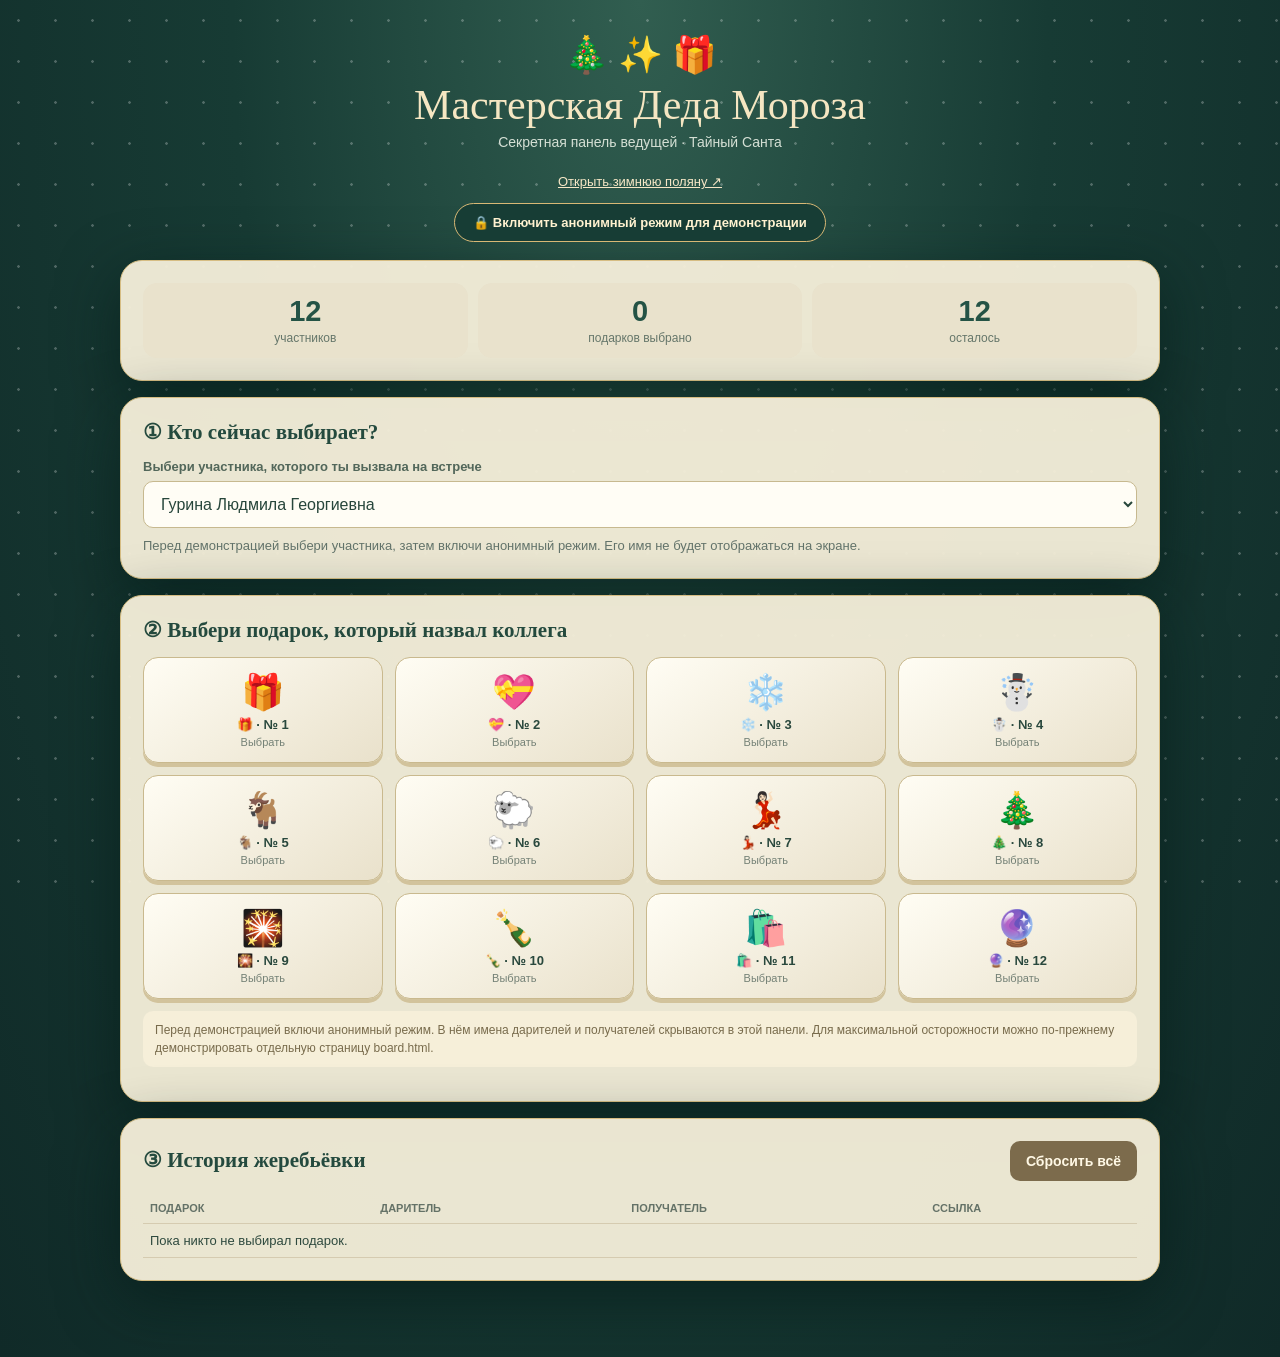
<file: admin.html>
<!doctype html>
<html lang="ru"><head><meta charset="utf-8">
<meta name="robots" content="noindex,nofollow"><meta name="viewport" content="width=device-width,initial-scale=1">
<title>Мастерская Деда Мороза — панель ведущей</title>
<style>
:root{--gold:#d8b875;--cream:#fff6df;--ink:#17352f;--pine:#143d35;--pine2:#205447}
*{box-sizing:border-box}body{margin:0;min-height:100vh;color:var(--cream);font-family:Georgia,'Times New Roman',serif;background:radial-gradient(ellipse at 50% 0%,#315e50 0,#173b34 45%,#102a28 100%);padding:26px 16px 60px}
body:before{content:"";position:fixed;inset:0;pointer-events:none;opacity:.25;background-image:radial-gradient(#fff 1px,transparent 1.5px);background-size:37px 41px}
.wrap{max-width:1040px;margin:auto;position:relative}.head{text-align:center;margin:8px 0 24px}.head .icon{font-size:36px}.head h1{font-size:clamp(27px,5vw,42px);font-weight:500;margin:5px 0;color:#f5e6c2}.head p{margin:0;color:#d4dfd4;font:14px Arial,sans-serif}
.panel{background:rgba(244,238,217,.96);color:#294239;border:1px solid #d6bd83;border-radius:22px;padding:22px;box-shadow:0 18px 60px #061b18a8;margin:16px 0}
.stats{display:grid;grid-template-columns:repeat(3,1fr);gap:10px}.stat{background:#e9e2cc;border-radius:14px;text-align:center;padding:12px}.stat b{display:block;font:700 29px Arial;color:#245345}.stat span{font:12px Arial;color:#65766a}
h2{font-size:21px;margin:0 0 14px;color:#244a3e}label{display:block;font:700 13px Arial;margin:0 0 7px;color:#52675a}
select{width:100%;padding:13px;border:1px solid #c7b98f;border-radius:10px;background:#fffdf5;color:#27463b;font:16px Arial}
.help{font:13px/1.5 Arial;color:#62736a;margin:8px 0 0}
.gifts{display:grid;grid-template-columns:repeat(4,1fr);gap:12px}
.gift{border:1px solid #c9b98e;border-radius:15px;background:linear-gradient(145deg,#fffdf4,#e9e1cb);color:#29483d;padding:13px 7px;cursor:pointer;min-height:106px;transition:.18s;box-shadow:0 4px 0 #d2c39c}
.gift:hover:not(:disabled){transform:translateY(-3px);border-color:#a27a38;box-shadow:0 7px 0 #cbb98d}.gift .emoji{font-size:35px;display:block}.gift b{display:block;font:700 13px Arial;margin-top:4px}.gift small{display:block;font:11px Arial;color:#748176;margin-top:4px}
.gift:disabled{opacity:.45;cursor:default;filter:grayscale(.7);box-shadow:none}.gift.selected{outline:3px solid #b78d42;background:#fff4d7}
.output{background:#e7e0ca;border:1px solid #c8b98e;border-radius:15px;padding:15px;margin-top:14px}.output .url{overflow-wrap:anywhere;background:#fffdf5;padding:10px;border-radius:8px;font:12px/1.4 monospace;color:#31584a}
button.action{border:0;border-radius:10px;background:#245446;color:#fff8e5;padding:12px 16px;font:700 14px Arial;cursor:pointer}button.action:hover{background:#316b59}button.secondary{background:#7c6b4c}button:disabled{opacity:.5;cursor:default}
.row{display:flex;gap:10px;align-items:center;flex-wrap:wrap}.row>*{flex:1}.linkbtn{flex:0 0 auto}
.log{width:100%;border-collapse:collapse;font:13px Arial}.log th,.log td{text-align:left;padding:9px 7px;border-bottom:1px solid #d5cbb0;vertical-align:top}.log th{color:#647267;font-size:11px;text-transform:uppercase}.log td{color:#2e4a3e}
.warn{font:12px/1.5 Arial;color:#786b4c;background:#f6efd9;padding:10px 12px;border-radius:10px;margin-top:12px}
.toplinks{display:flex;justify-content:center;gap:10px;flex-wrap:wrap;margin-bottom:14px}.toplinks a{color:#f6e7c6;font:13px Arial}
.privacybar{display:flex;justify-content:center;margin:12px 0 18px}.privacybar button{border:1px solid #d8b875;background:#173d35;color:#fff2d0;border-radius:999px;padding:11px 18px;font:700 13px Arial;cursor:pointer}.privacybar button[aria-pressed="true"]{background:#8b6a32;border-color:#f0d99e}.privacy-note{display:none;text-align:center;color:#f7e7c5;font:13px/1.5 Arial;background:#0c2b25aa;border:1px solid #d8b87566;border-radius:12px;padding:10px;margin:10px 0 16px}.privacy-mode .private-only{display:none!important}.privacy-mode .history-private{display:none!important}.privacy-mode .privacy-note{display:block}.privacy-mode #recipient{display:none!important}.privacy-mode #recipientHidden{display:block!important}
@media(max-width:600px){body{padding:15px 10px 35px}.panel{padding:16px;border-radius:17px}.gifts{grid-template-columns:repeat(3,1fr);gap:9px}.gift{min-height:92px}.gift .emoji{font-size:30px}.log{font-size:11px}.log th,.log td{padding:7px 4px}}
</style></head><body><main class="wrap">
<header class="head"><div class="icon">🎄 ✨ 🎁</div><h1>Мастерская Деда Мороза</h1><p>Секретная панель ведущей · Тайный Санта</p></header>
<nav class="toplinks"><a href='board.html' rel='noopener' target='_blank'>Открыть зимнюю поляну ↗</a></nav>
<div class="privacybar"><button id="privacyToggle" type="button" aria-pressed="false">🔒 Включить анонимный режим для демонстрации</button></div>
<div class="privacy-note" id="privacyNote">🔒 Анонимный режим включён. Имя выбранного участника, дарителей и получателей скрыто. Выбирай подарок по эмодзи и номеру. Для следующего участника выключи режим, выбери его в списке и снова включи анонимный режим.</div>
<section class="panel">
<div class="stats"><div class="stat"><b id="total">12</b><span>участников</span></div><div class="stat"><b id="done">0</b><span>подарков выбрано</span></div><div class="stat"><b id="left">12</b><span>осталось</span></div></div>
</section>
<section class="panel private-only" id="giverPanel">
<h2>① Кто сейчас выбирает?</h2>
<label for="giver">Выбери участника, которого ты вызвала на встрече</label>
<select id="giver"></select>
<p class="help">Перед демонстрацией выбери участника, затем включи анонимный режим. Его имя не будет отображаться на экране.</p>
</section>
<section class="panel">
<h2>② Выбери подарок, который назвал коллега</h2>
<div class="gifts" id="gifts"></div>
<div class="output" id="output" hidden>
<strong id="resultTitle">Подарок выбран</strong>
<p id="recipient" style="margin:8px 0 12px;font:14px/1.45 Arial"></p><p id="recipientHidden" style="display:none;margin:8px 0 12px;font:14px/1.45 Arial">Получатель назначен. Имя и должность скрыты в режиме демонстрации.</p>
<label>Персональная ссылка для участника</label>
<div class="url" id="url"></div>
<div class="row" style="margin-top:10px">
<button class="action" id="copy">Скопировать ссылку</button>
<button class="action secondary" id="openLink">Проверить письмо ↗</button>
</div>
<p class="help" id="copyStatus" aria-live="polite"></p>
</div>
<p class="warn">Перед демонстрацией включи анонимный режим. В нём имена дарителей и получателей скрываются в этой панели. Для максимальной осторожности можно по-прежнему демонстрировать отдельную страницу board.html.</p>
</section>
<section class="panel">
<div class="row" style="justify-content:space-between"><h2 style="margin:0">③ История жеребьёвки</h2><button class="action secondary" id="reset" style="flex:0 0 auto">Сбросить всё</button></div>
<div style="overflow-x:auto;margin-top:12px"><table class="log"><thead><tr><th>Подарок</th><th class="history-private">Даритель</th><th class="history-private">Получатель</th><th class="history-anon" style="display:none">Назначение</th><th>Ссылка</th></tr></thead><tbody id="history"><tr><td colspan="4">Пока никто не выбирал подарок.</td></tr></tbody></table></div>
</section>
</main>
<script>
const PEOPLE = [{"id": "p01", "name": "Гурина Людмила Георгиевна", "name_gen": "Гуриной Людмилы Георгиевны", "position": "Менеджер интернет-проекта", "pos_gen": "менеджера интернет-проекта"}, {"id": "p02", "name": "Егорова Арина Владимировна", "name_gen": "Егоровой Арины Владимировны", "position": "Менеджер по торговому маркетингу", "pos_gen": "менеджера по торговому маркетингу"}, {"id": "p03", "name": "Золина Татьяна Олеговна", "name_gen": "Золиной Татьяны Олеговны", "position": "Ведущий менеджер", "pos_gen": "ведущего менеджера"}, {"id": "p04", "name": "Игнатущенко Елена Васильевна", "name_gen": "Игнатущенко Елены Васильевны", "position": "Менеджер по клиентскому сервису", "pos_gen": "менеджера по клиентскому сервису"}, {"id": "p05", "name": "Куликова Яна Александровна", "name_gen": "Куликовой Яны Александровны", "position": "Руководитель управление СРМ", "pos_gen": "руководителя управления CRM"}, {"id": "p06", "name": "Максимова Евгения Юрьевна", "name_gen": "Максимовой Евгении Юрьевны", "position": "Менеджер по трейд-маркетингу", "pos_gen": "менеджера по трейд-маркетингу"}, {"id": "p07", "name": "Манакова Снежана Рахимяновна", "name_gen": "Манаковой Снежаны Рахимяновны", "position": "Редактор", "pos_gen": "редактора"}, {"id": "p08", "name": "Михайленко Екатерина Олеговна", "name_gen": "Михайленко Екатерины Олеговны", "position": "Менеджер аналитики и продвижения", "pos_gen": "менеджера аналитики и продвижения"}, {"id": "p09", "name": "Осипенко Антонина Александровна", "name_gen": "Осипенко Антонины Александровны", "position": "Менеджер по маркетингу", "pos_gen": "менеджера по маркетингу"}, {"id": "p10", "name": "Перелыгина Екатерина Анатольевна", "name_gen": "Перелыгиной Екатерины Анатольевны", "position": "Руководитель направления программы лояльности", "pos_gen": "руководителя направления программы лояльности"}, {"id": "p11", "name": "Волошина Элла Андреевна", "name_gen": "Волошиной Эллы Андреевны", "position": "Менеджер по рекламе", "pos_gen": "менеджера по рекламе"}, {"id": "p12", "name": "Титов Михаил Алексеевич", "name_gen": "Титова Михаила Алексеевича", "position": "Ведущий менеджер отдела рекламы", "pos_gen": "ведущего менеджера отдела рекламы"}];
const STORE = "santa-team-draw-v1";
const CHANNEL = "santa-winter-board";
const $ = id => document.getElementById(id);
const gifts = Array.from({length:12},(_,i)=>i+1);
const GIFT_EMOJIS = ["🎁","💝","❄️","☃️","🐐","🐑","💃🏻","🎄","🎇","🍾","🛍️","🔮"];
let privacyMode = false;
let state = loadState();
let lastLink = "";
function loadState(){try{const s=JSON.parse(localStorage.getItem(STORE));if(s&&s.assignments)return s}catch(e){}return {assignments:{},usedGivers:[],usedRecipients:[]}}
function save(){localStorage.setItem(STORE,JSON.stringify(state));}
function shuffled(a){const x=[...a];for(let i=x.length-1;i>0;i--){const j=Math.floor(Math.random()*(i+1));[x[i],x[j]]=[x[j],x[i]]}return x}
function derangement(givers,recipients){
 if(givers.length!==recipients.length)return null;
 if(givers.length===1)return givers[0]!==recipients[0]?[recipients[0]]:null;
 for(let tries=0;tries<20000;tries++){const r=shuffled(recipients);if(givers.every((g,i)=>g!==r[i]))return r}
 return null;
}
function remainingGivers(){return PEOPLE.filter(p=>!state.usedGivers.includes(p.id))}
function remainingRecipients(){return PEOPLE.filter(p=>!state.usedRecipients.includes(p.id))}
function render(){
 const used=Object.keys(state.assignments).map(Number);
 $("done").textContent=used.length;$("left").textContent=12-used.length;
 const sel=$("giver"),prev=sel.value;sel.innerHTML="";
 remainingGivers().forEach(p=>{const o=document.createElement("option");o.value=p.id;o.textContent=p.name;sel.append(o)});
 if(remainingGivers().some(p=>p.id===prev))sel.value=prev;
 else if(sel.options.length)sel.selectedIndex=0;
 $("gifts").innerHTML="";
 gifts.forEach(n=>{const b=document.createElement("button");b.className="gift";b.disabled=!!state.assignments[n];b.innerHTML=`<span class="emoji">${GIFT_EMOJIS[n-1]}</span><b>${GIFT_EMOJIS[n-1]} · № ${n}</b><small>${state.assignments[n]?"Уже выбран":"Выбрать"}</small>`;if(state.assignments[n])b.classList.add("selected");b.addEventListener("click",()=>choose(n));$("gifts").append(b)});
 const rows=Object.entries(state.assignments).sort((a,b)=>Number(a[0])-Number(b[0]));
 $("history").innerHTML=rows.length?rows.map(([n,a])=>privacyMode?`<tr><td>${GIFT_EMOJIS[Number(n)-1]} · № ${n}</td><td colspan="2">🔒 Назначение скрыто</td><td><button class="action" data-copy="${n}" style="padding:7px 9px">Копировать</button></td></tr>`:`<tr><td>${GIFT_EMOJIS[Number(n)-1]} · № ${n}</td><td>${escapeHtml(a.giverName)}</td><td>${escapeHtml(a.recipientName)}<br><small>${escapeHtml(a.position)}</small></td><td><button class="action" data-copy="${n}" style="padding:7px 9px">Копировать</button></td></tr>`).join(""):'<tr><td colspan="4">Пока никто не выбирал подарок.</td></tr>';
 document.querySelectorAll(".history-private").forEach(el=>el.style.display=privacyMode?"none":"");
 const anonHead=document.querySelector(".history-anon");if(anonHead)anonHead.style.display=privacyMode?"table-cell":"none";
 $("history").querySelectorAll("[data-copy]").forEach(b=>b.addEventListener("click",()=>copyText(state.assignments[b.dataset.copy].link)));
}
function escapeHtml(s){return String(s).replace(/[&<>"']/g,c=>({"&":"&amp;","<":"&lt;",">":"&gt;",'"':"&quot;","'":"&#39;"}[c]))}
async function sha(bytes){return new Uint8Array(await crypto.subtle.digest("SHA-256",bytes))}
function b64url(bytes){let s="";bytes.forEach(b=>s+=String.fromCharCode(b));return btoa(s).replace(/\+/g,"-").replace(/\//g,"_").replace(/=+$/,"")}
function randomToken(){const b=new Uint8Array(18);crypto.getRandomValues(b);return b64url(b)}
async function encrypt(token,payload){
 const raw=new TextEncoder().encode(JSON.stringify(payload));let stream=new Uint8Array(0);
 for(let i=0;stream.length<raw.length;i++){const k=await sha(new TextEncoder().encode(`${token}|${i}`));const joined=new Uint8Array(stream.length+k.length);joined.set(stream);joined.set(k,stream.length);stream=joined}
 const out=raw.map((b,i)=>b^stream[i]);return b64url(out)
}
function makeLink(token,pack){const u=new URL("index.html",location.href);u.hash=`t=${token}&d=${pack}`;return u.href}
async function choose(giftNo){
 const giver=PEOPLE.find(p=>p.id===$("giver").value);
 if(!giver){alert("Сначала выбери участника.");return}
 if(state.assignments[giftNo])return;
 const gs=remainingGivers(),rs=remainingRecipients();
 const order=derangement(gs.map(p=>p.id),rs.map(p=>p.id));
 if(!order){alert("Не удалось построить корректное распределение. Ничего не изменено.");return}
 const recipientId=order[gs.findIndex(p=>p.id===giver.id)];
 const recipient=PEOPLE.find(p=>p.id===recipientId);
 if(!recipient||recipient.id===giver.id){alert("Защитная проверка не пройдена: повтори выбор.");return}
 const token=randomToken();
 const payload={name_gen:recipient.name_gen,pos_gen:recipient.pos_gen};
 const pack=await encrypt(token,payload);
 const link=makeLink(token,pack);
 state.assignments[giftNo]={giverId:giver.id,giverName:giver.name,recipientId:recipient.id,recipientName:recipient.name_gen,position:recipient.pos_gen,token,link};
 state.usedGivers.push(giver.id);state.usedRecipients.push(recipient.id);save();
 lastLink=link;
 $("output").hidden=false;$("resultTitle").textContent=`🎁 Подарок № ${giftNo} выбран`;
 $("recipient").textContent=`Получатель: ${recipient.name_gen} · ${recipient.pos_gen}`;$("recipientHidden").textContent="Получатель назначен. Имя и должность скрыты в режиме демонстрации.";
 $("url").textContent=link;$("copyStatus").textContent="Ссылка готова. Скопируй её и отправь коллеге лично.";
 $("copy").onclick=()=>copyText(link);$("openLink").onclick=()=>window.open(link,"_blank","noopener");
 try{const ch=new BroadcastChannel(CHANNEL);ch.postMessage({type:"gift-used",giftNo});ch.close()}catch(e){}
 render();
}
async function copyText(text){try{await navigator.clipboard.writeText(text);$("copyStatus").textContent="✓ Ссылка скопирована. Можно отправлять участнику."}catch(e){$("url").focus?.();prompt("Скопируй ссылку:",text)}}
$("reset").addEventListener("click",()=>{if(!confirm("Сбросить все 12 выборов и начать жеребьёвку заново? Это удалит сохранённые назначения на этом устройстве."))return;state={assignments:{},usedGivers:[],usedRecipients:[]};save();$("output").hidden=true;lastLink="";try{const ch=new BroadcastChannel(CHANNEL);ch.postMessage({type:"reset"});ch.close()}catch(e){}render()});
function setPrivacyMode(on){
 privacyMode=!!on;
 document.body.classList.toggle("privacy-mode",privacyMode);
 $("privacyToggle").setAttribute("aria-pressed",String(privacyMode));
 $("privacyToggle").textContent=privacyMode?"🔓 Выключить анонимный режим":"🔒 Включить анонимный режим для демонстрации";
 render();
}
$("privacyToggle").addEventListener("click",()=>setPrivacyMode(!privacyMode));
render();
</script></body></html>
</file>
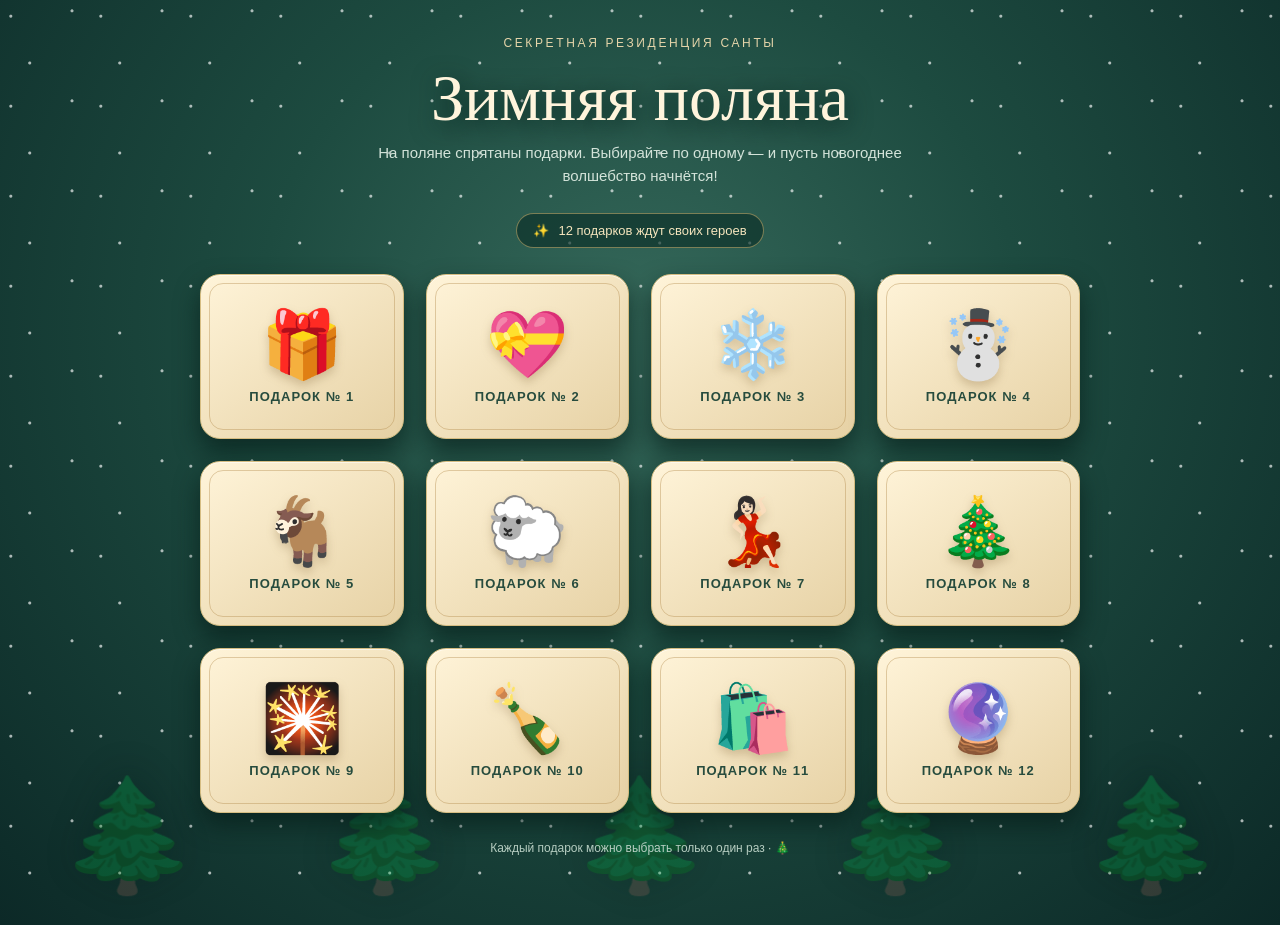
<file: board.html>
<!doctype html>
<html lang="ru"><head><meta charset="utf-8">
<meta name="viewport" content="width=device-width,initial-scale=1">
<title>Зимняя поляна Тайного Санты</title>
<style>
*{box-sizing:border-box}body{margin:0;min-height:100vh;overflow-x:hidden;color:#fff4dc;font-family:Georgia,'Times New Roman',serif;background:radial-gradient(ellipse at 50% 35%,#35685a 0,#1d4b40 42%,#0c2927 100%);position:relative}
body:before{content:"";position:fixed;inset:0;pointer-events:none;background:radial-gradient(circle at 12% 18%,#fff 0 1px,transparent 2px),radial-gradient(circle at 80% 12%,#fff 0 1px,transparent 2px),radial-gradient(circle at 33% 70%,#fff 0 1px,transparent 2px);background-size:90px 90px;opacity:.65}
.forest{position:fixed;inset:auto 0 0;height:30vh;display:flex;align-items:flex-end;justify-content:space-around;opacity:.3;pointer-events:none;font-size:clamp(45px,9vw,110px);filter:drop-shadow(0 -8px 18px #071d1a)}
main{position:relative;z-index:1;max-width:1100px;margin:auto;padding:clamp(20px,4vh,48px) 18px 70px;text-align:center}
.kicker{font:12px Arial,sans-serif;letter-spacing:.22em;text-transform:uppercase;color:#e5d4a9}.title{font-size:clamp(34px,6vw,66px);font-weight:500;margin:10px 0 6px;text-shadow:0 5px 25px #09251f}.sub{font:15px/1.5 Arial,sans-serif;color:#d3e3d9;margin:0 auto 26px;max-width:600px}
.counter{display:inline-flex;align-items:center;gap:9px;border:1px solid #d5b87388;background:#0c3029aa;border-radius:30px;padding:9px 16px;font:13px Arial,sans-serif;color:#f5e5bd;margin-bottom:26px}
.gifts{display:grid;grid-template-columns:repeat(4,minmax(0,1fr));gap:clamp(10px,2vw,22px);max-width:880px;margin:0 auto}
.gift{min-height:clamp(112px,16vw,165px);border:1px solid #d6bd82;border-radius:20px;background:linear-gradient(145deg,#fff4d9 0,#e6d1a4 100%);color:#274c3e;display:flex;flex-direction:column;align-items:center;justify-content:center;box-shadow:0 12px 25px #061c18aa,inset 0 1px #fff9;position:relative;transition:opacity .5s,transform .5s}
.gift:before{content:"";position:absolute;inset:8px;border:1px solid #b18b4d66;border-radius:14px;pointer-events:none}
.gift .emoji{font-size:clamp(38px,6vw,66px);line-height:1.1;filter:drop-shadow(0 5px 5px #73552b44)}
.gift .num{font:700 13px Arial,sans-serif;margin-top:8px;letter-spacing:.08em}
.gift.gone{opacity:0;transform:scale(.55) rotate(10deg);pointer-events:none}
.footer{margin-top:28px;font:12px Arial,sans-serif;color:#b9d0c4}
@media(max-width:650px){.gifts{grid-template-columns:repeat(3,minmax(0,1fr));gap:10px}.gift{min-height:110px;border-radius:15px}.gift .emoji{font-size:42px}.sub{font-size:13px}}
@media(max-width:380px){.gifts{grid-template-columns:repeat(3,minmax(0,1fr));gap:7px}.gift{min-height:94px}.gift .emoji{font-size:35px}}
</style></head><body>
<div class="forest" aria-hidden="true"><span>🌲</span><span>🌲</span><span>🌲</span><span>🌲</span><span>🌲</span></div>
<main>
<div class="kicker">Секретная резиденция Санты</div>
<h1 class="title">Зимняя поляна</h1>
<p class="sub">На поляне спрятаны подарки. Выбирайте по одному — и пусть новогоднее волшебство начнётся!</p>
<div class="counter"><span>✨</span><span id="counter">12 подарков ждут своих героев</span></div>
<div class="gifts" id="gifts"></div>
<div class="footer">Каждый подарок можно выбрать только один раз · 🎄</div>
</main>
<script>
const STORE="santa-team-draw-v1",CHANNEL="santa-winter-board";
const emojis=["🎁","💝","❄️","☃️","🐐","🐑","💃🏻","🎄","🎇","🍾","🛍️","🔮"];
const root=document.getElementById("gifts");
const used=new Set();
function render(){
 let state={};try{state=JSON.parse(localStorage.getItem(STORE)||"{}")}catch(e){}
 const assignments=state.assignments||{};
 Object.keys(assignments).forEach(k=>used.add(Number(k)));
 root.innerHTML="";
 for(let n=1;n<=12;n++){
   if(used.has(n))continue;
   const el=document.createElement("div");el.className="gift";el.dataset.no=n;
   el.innerHTML=`<span class="emoji">${emojis[n-1]}</span><span class="num">ПОДАРОК № ${n}</span>`;
   root.append(el);
 }
 document.getElementById("counter").textContent=`${12-used.size} ${word(12-used.size)} ждут своих героев`;
}
function word(n){const x=n%100;if(x>=11&&x<=14)return "подарков";switch(n%10){case 1:return "подарок";case 2:case 3:case 4:return "подарка";default:return "подарков"}}
function mark(n){if(used.has(n))return;used.add(n);const el=root.querySelector(`[data-no="${n}"]`);if(el){el.classList.add("gone");setTimeout(()=>el.remove(),520)}document.getElementById("counter").textContent=`${12-used.size} ${word(12-used.size)} ждут своих героев`}
render();
try{const ch=new BroadcastChannel(CHANNEL);ch.onmessage=e=>{if(e.data?.type==="gift-used")mark(Number(e.data.giftNo));if(e.data?.type==="reset"){used.clear();render()}}}catch(e){}
window.addEventListener("storage",e=>{if(e.key===STORE)render()});
</script></body></html>
</file>
